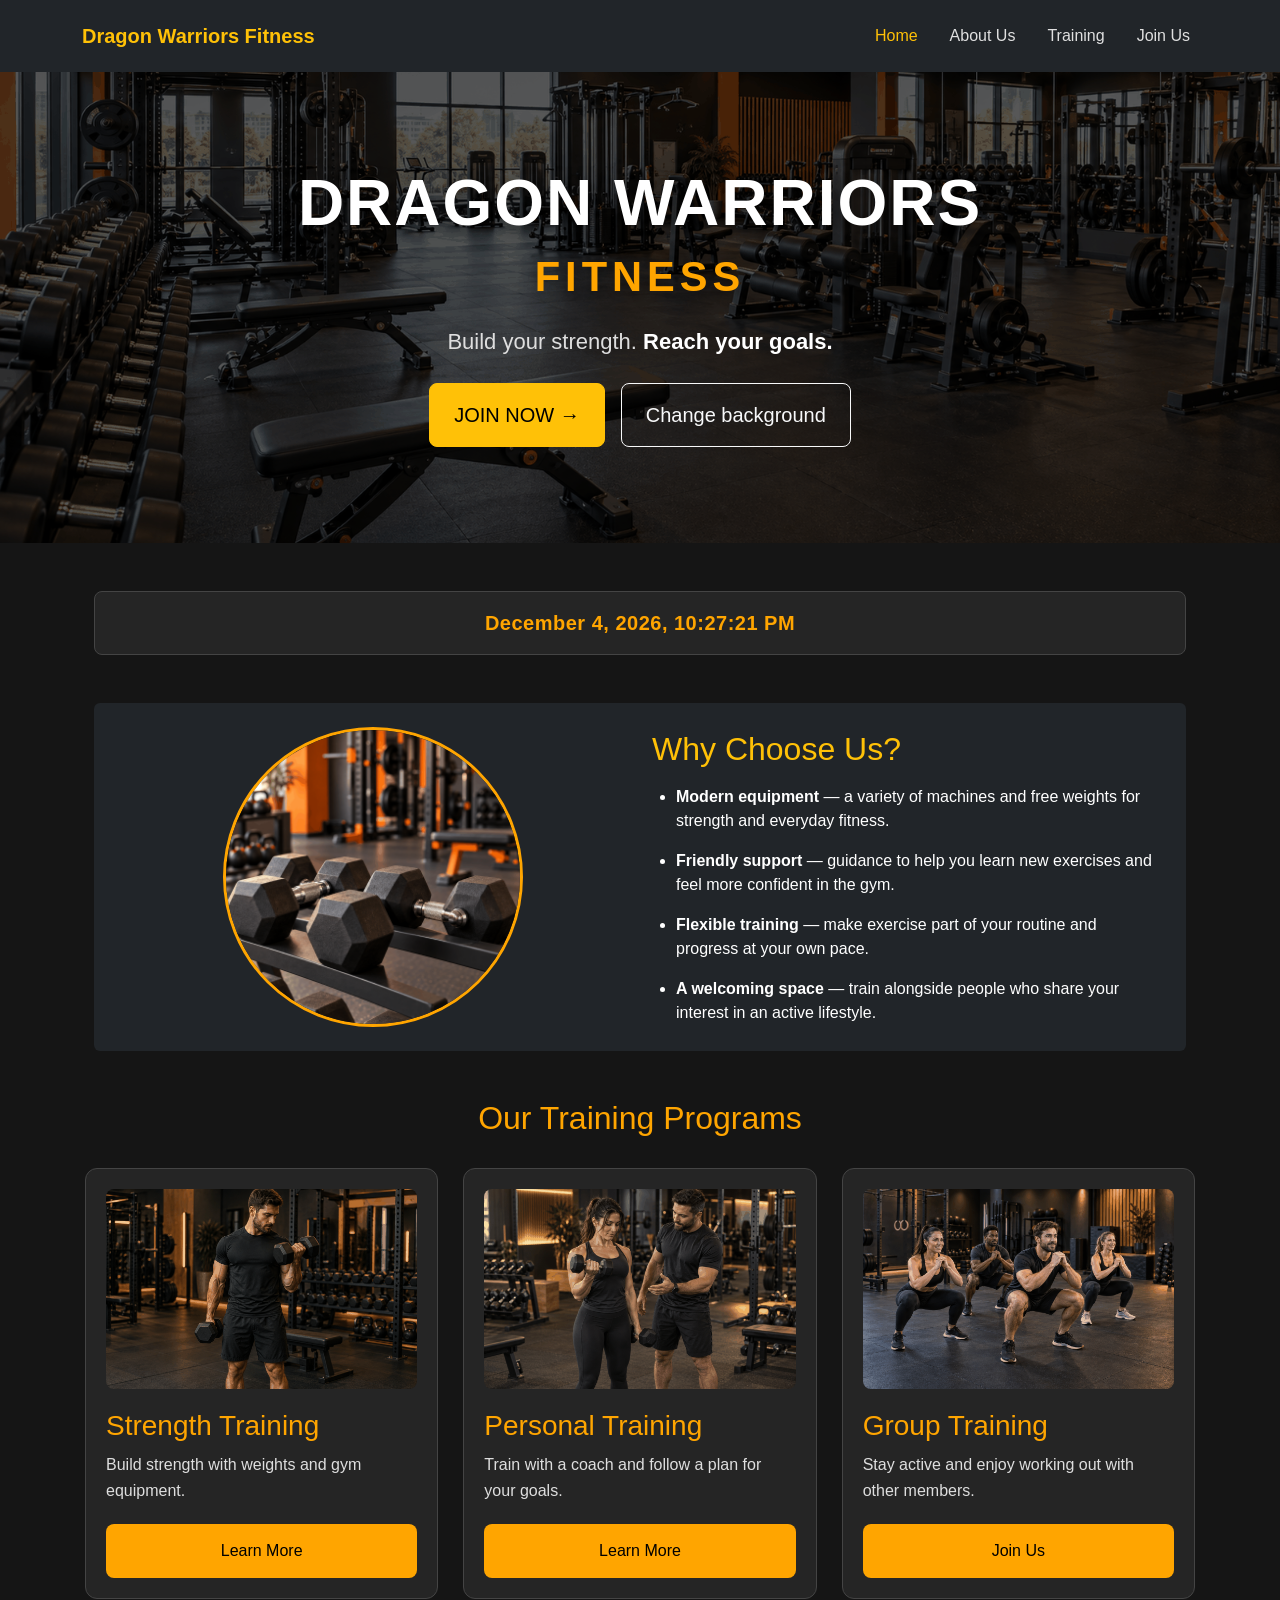
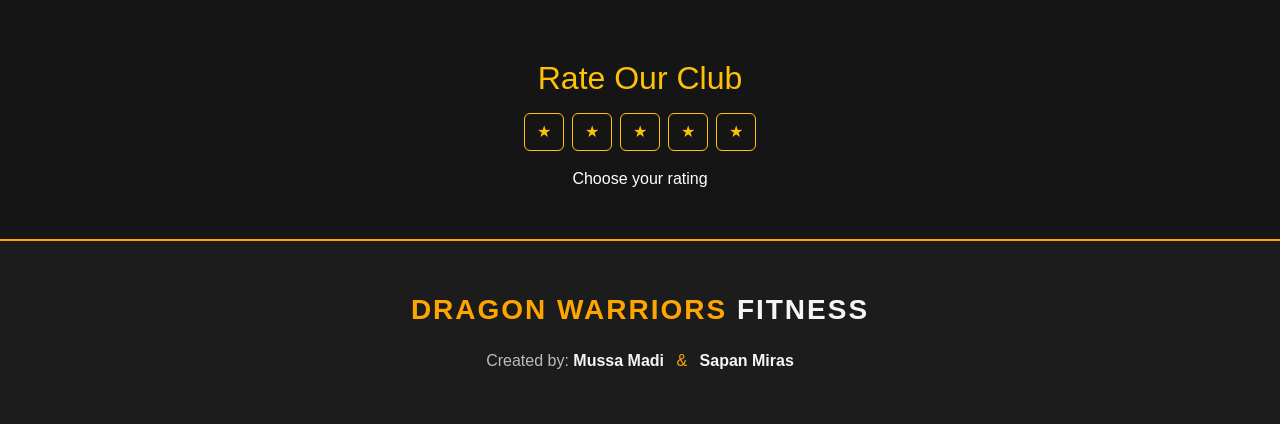
<file: index.html>
<!DOCTYPE html>
<html lang="en">

<head>
    <meta charset="UTF-8">
    <meta name="viewport" content="width=device-width, initial-scale=1.0">

    <title>Dragon Warriors Fitness | Home</title>

    <link rel="stylesheet"
          href="https://cdn.jsdelivr.net/npm/bootstrap@5.3.3/dist/css/bootstrap.min.css">
    <link rel="stylesheet" href="css/style.css">
</head>

<body class="bootstrap-page">

    <a href="#main-content"
       class="visually-hidden-focusable bg-warning text-dark d-block p-2">
        Skip to main content
    </a>

    <header>
        <nav class="navbar navbar-expand-lg navbar-dark bg-dark py-3"
             aria-label="Main navigation">
            <div class="container">

                <a class="navbar-brand text-warning fw-bold text-wrap me-2"
                   href="index.html">
                    Dragon Warriors Fitness
                </a>

                <button class="navbar-toggler"
                        type="button"
                        data-bs-toggle="collapse"
                        data-bs-target="#mainNavbar"
                        aria-controls="mainNavbar"
                        aria-expanded="false"
                        aria-label="Toggle navigation">
                    <span class="navbar-toggler-icon"></span>
                </button>

                <div class="collapse navbar-collapse" id="mainNavbar">
                    <ul class="navbar-nav ms-auto gap-lg-3">

                        <li class="nav-item">
                            <a class="nav-link active text-warning"
                               aria-current="page"
                               href="index.html">
                                Home
                            </a>
                        </li>

                        <li class="nav-item">
                            <a class="nav-link" href="about.html">
                                About Us
                            </a>
                        </li>

                        <li class="nav-item">
                            <a class="nav-link" href="training.html">
                                Training
                            </a>
                        </li>

                        <li class="nav-item">
                            <a class="nav-link" href="join.html">
                                Join Us
                            </a>
                        </li>

                    </ul>
                </div>

            </div>
        </nav>
    </header>

    <main id="main-content" tabindex="-1">

        <section class="hero py-5 px-3 mb-4 mb-lg-5">
            <div class="container py-4 py-lg-5">

                <h1 class="mb-4">
                    Dragon Warriors
                    <span class="mt-3">Fitness</span>
                </h1>

                <p class="hero-tagline mb-4">
                    Build your strength.
                    <strong>Reach your goals.</strong>
                </p>

                <div class="d-flex flex-wrap justify-content-center gap-3">
                    <a class="btn btn-warning btn-lg px-4 py-3"
                       href="join.html">
                        JOIN NOW &rarr;
                    </a>

                    <button class="btn btn-outline-light btn-lg px-4 py-3"
                            type="button"
                            id="bg-toggle">
                        Change background
                    </button>
                </div>

            </div>
        </section>

        <section class="container mb-4 mb-lg-5 px-3 px-md-4"
                 aria-label="Current date and time">
            <div class="datetime-block rounded-3 py-3 px-4 text-center">
                <time class="datetime-text" id="current-datetime"></time>
            </div>
        </section>

        <section class="container mb-4 mb-lg-5 px-3 px-md-4"
                 aria-labelledby="features-heading">

            <div class="bg-dark rounded p-3 p-md-4">
                <div class="row align-items-center g-4">

                    <div class="col-12 col-lg-6">
                        <img class="why-image img-fluid d-block mx-auto"
                            src="images/equipment.png"
                            alt="Dumbbells on a gym rack">
                    </div>

                    <div class="col-12 col-lg-6">
                        <h2 class="text-warning mb-3"
                            id="features-heading">
                            Why Choose Us?
                        </h2>

                        <ul class="ps-4 mb-0">
                            <li class="mb-3">
                                <strong>Modern equipment</strong> —
                                a variety of machines and free weights
                                for strength and everyday fitness.
                            </li>

                            <li class="mb-3">
                                <strong>Friendly support</strong> —
                                guidance to help you learn new exercises
                                and feel more confident in the gym.
                            </li>

                            <li class="mb-3">
                                <strong>Flexible training</strong> —
                                make exercise part of your routine
                                and progress at your own pace.
                            </li>

                            <li class="mb-0">
                                <strong>A welcoming space</strong> —
                                train alongside people who share your
                                interest in an active lifestyle.
                            </li>
                        </ul>
                    </div>

                </div>
            </div>

        </section>

        <section class="programs" aria-labelledby="programs-heading">
            <h2 id="programs-heading">Our Training Programs</h2>

            <div class="card-row">

                <article class="program-card">
                    <img src="images/strength.png"
                         alt="Strength training"
                         loading="lazy">

                    <h3>Strength Training</h3>

                    <p>
                        Build strength with weights and gym equipment.
                    </p>

                    <a class="join-button" href="training.html">
                        Learn More
                    </a>
                </article>

                <article class="program-card">
                    <img src="images/personal.png"
                         alt="Personal training"
                         loading="lazy">

                    <h3>Personal Training</h3>

                    <p>
                        Train with a coach and follow a plan for your goals.
                    </p>

                    <a class="join-button" href="training.html">
                        Learn More
                    </a>
                </article>

                <article class="program-card">
                    <img src="images/group.png"
                         alt="Group training"
                         loading="lazy">

                    <h3>Group Training</h3>

                    <p>
                        Stay active and enjoy working out with other members.
                    </p>

                    <a class="join-button" href="join.html">
                        Join Us
                    </a>
                </article>

            </div>
        </section>
        <section class="container text-center mb-5">
            <h2 class="text-warning mb-3">Rate Our Club</h2>

            <div id="rating-stars" class="d-flex justify-content-center gap-2">
                <button type="button" class="rating-star btn btn-outline-warning"
                        data-rating="1" aria-label="1 star" aria-pressed="false">★</button>
                <button type="button" class="rating-star btn btn-outline-warning"
                        data-rating="2" aria-label="2 stars" aria-pressed="false">★</button>
                <button type="button" class="rating-star btn btn-outline-warning"
                        data-rating="3" aria-label="3 stars" aria-pressed="false">★</button>
                <button type="button" class="rating-star btn btn-outline-warning"
                        data-rating="4" aria-label="4 stars" aria-pressed="false">★</button>
                <button type="button" class="rating-star btn btn-outline-warning"
                        data-rating="5" aria-label="5 stars" aria-pressed="false">★</button>
            </div>

            <p id="rating-message" class="mt-3" role="status">
                Choose your rating
            </p>
        </section>

    </main>

    <footer class="site-footer py-4 py-lg-5 px-3">
        <div class="container">

            <p class="footer-brand mb-3">
                Dragon Warriors <span>Fitness</span>
            </p>

            <p class="footer-authors mb-0">
                Created by:
                <strong>Mussa Madi</strong>
                <span class="footer-divider mx-2">&amp;</span>
                <strong>Sapan Miras</strong>
            </p>

        </div>
    </footer>

    <script src="https://cdn.jsdelivr.net/npm/bootstrap@5.3.3/dist/js/bootstrap.bundle.min.js"></script>
    <script src="js/background.js"></script>
    <script src="js/datetime.js"></script>
    <script src="js/keyboard.js"></script>
    <script src="js/rating.js"></script>
    
</body>

</html>
</file>
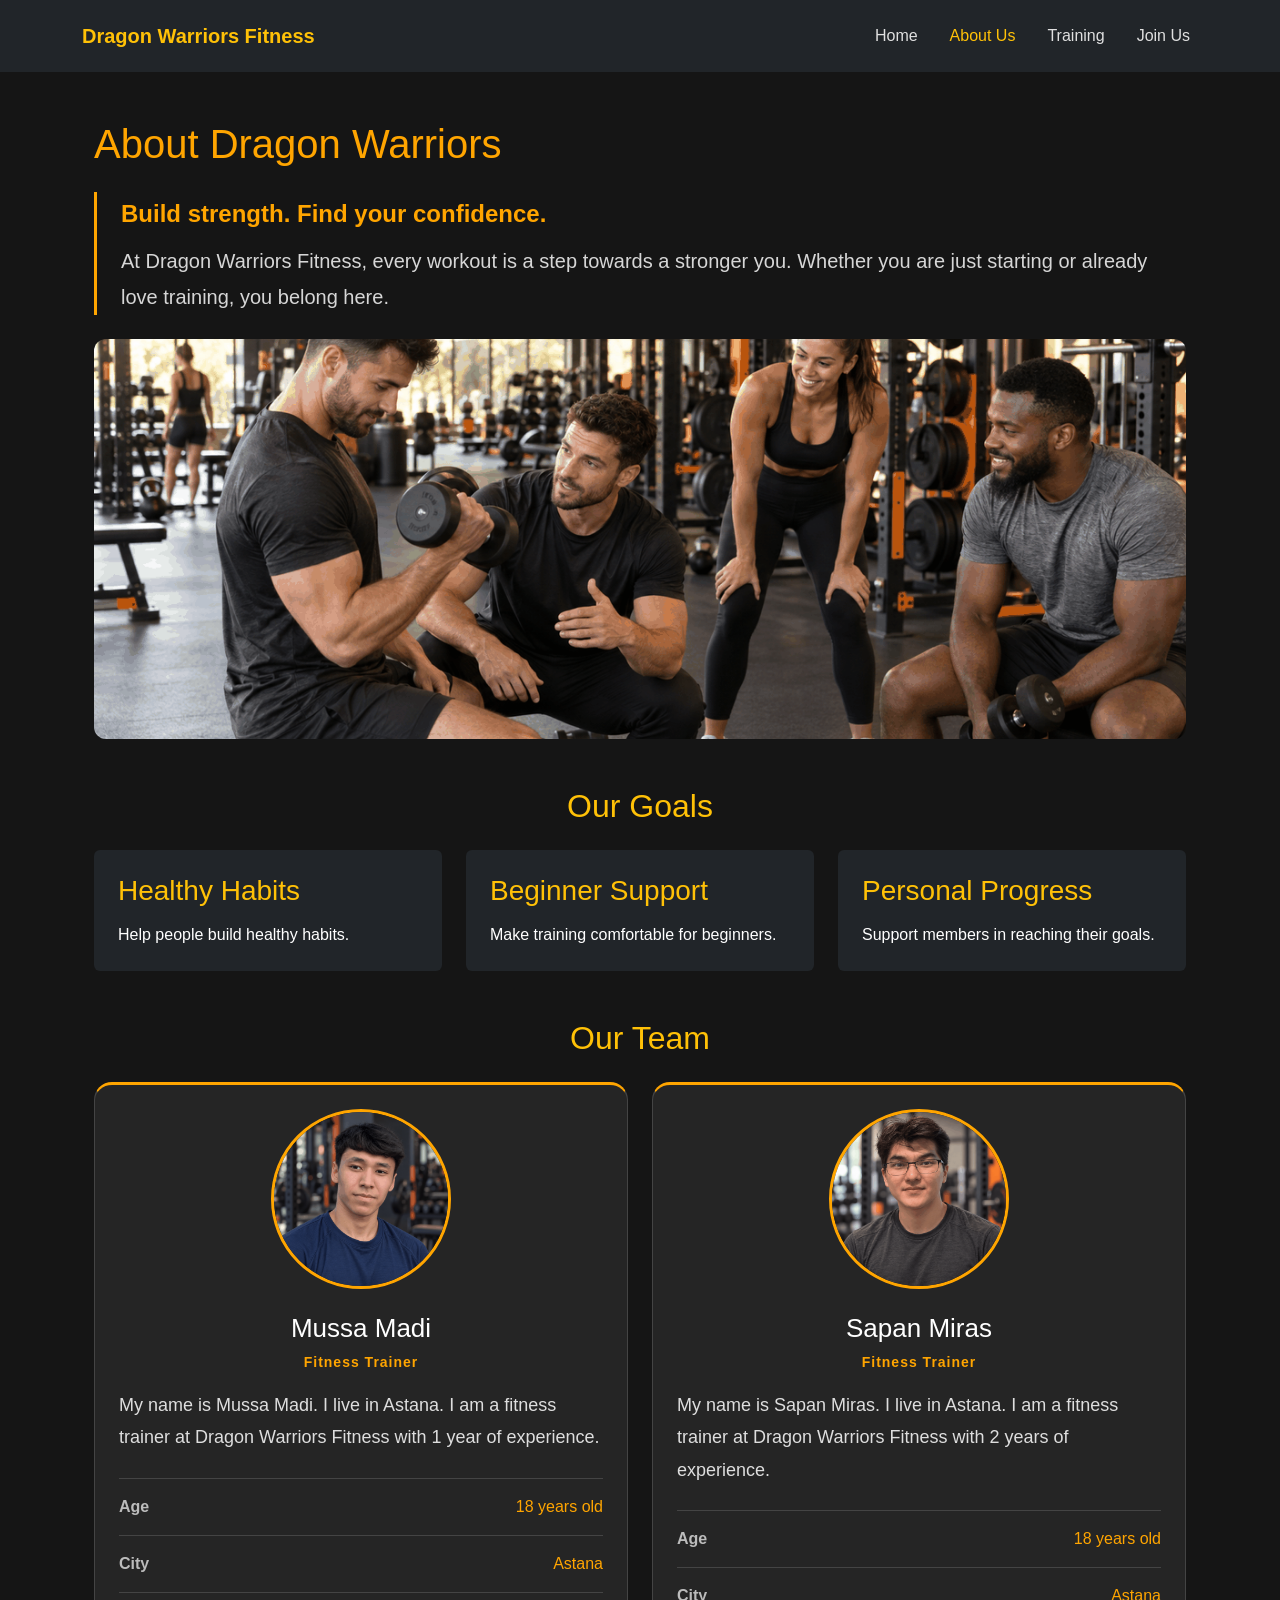
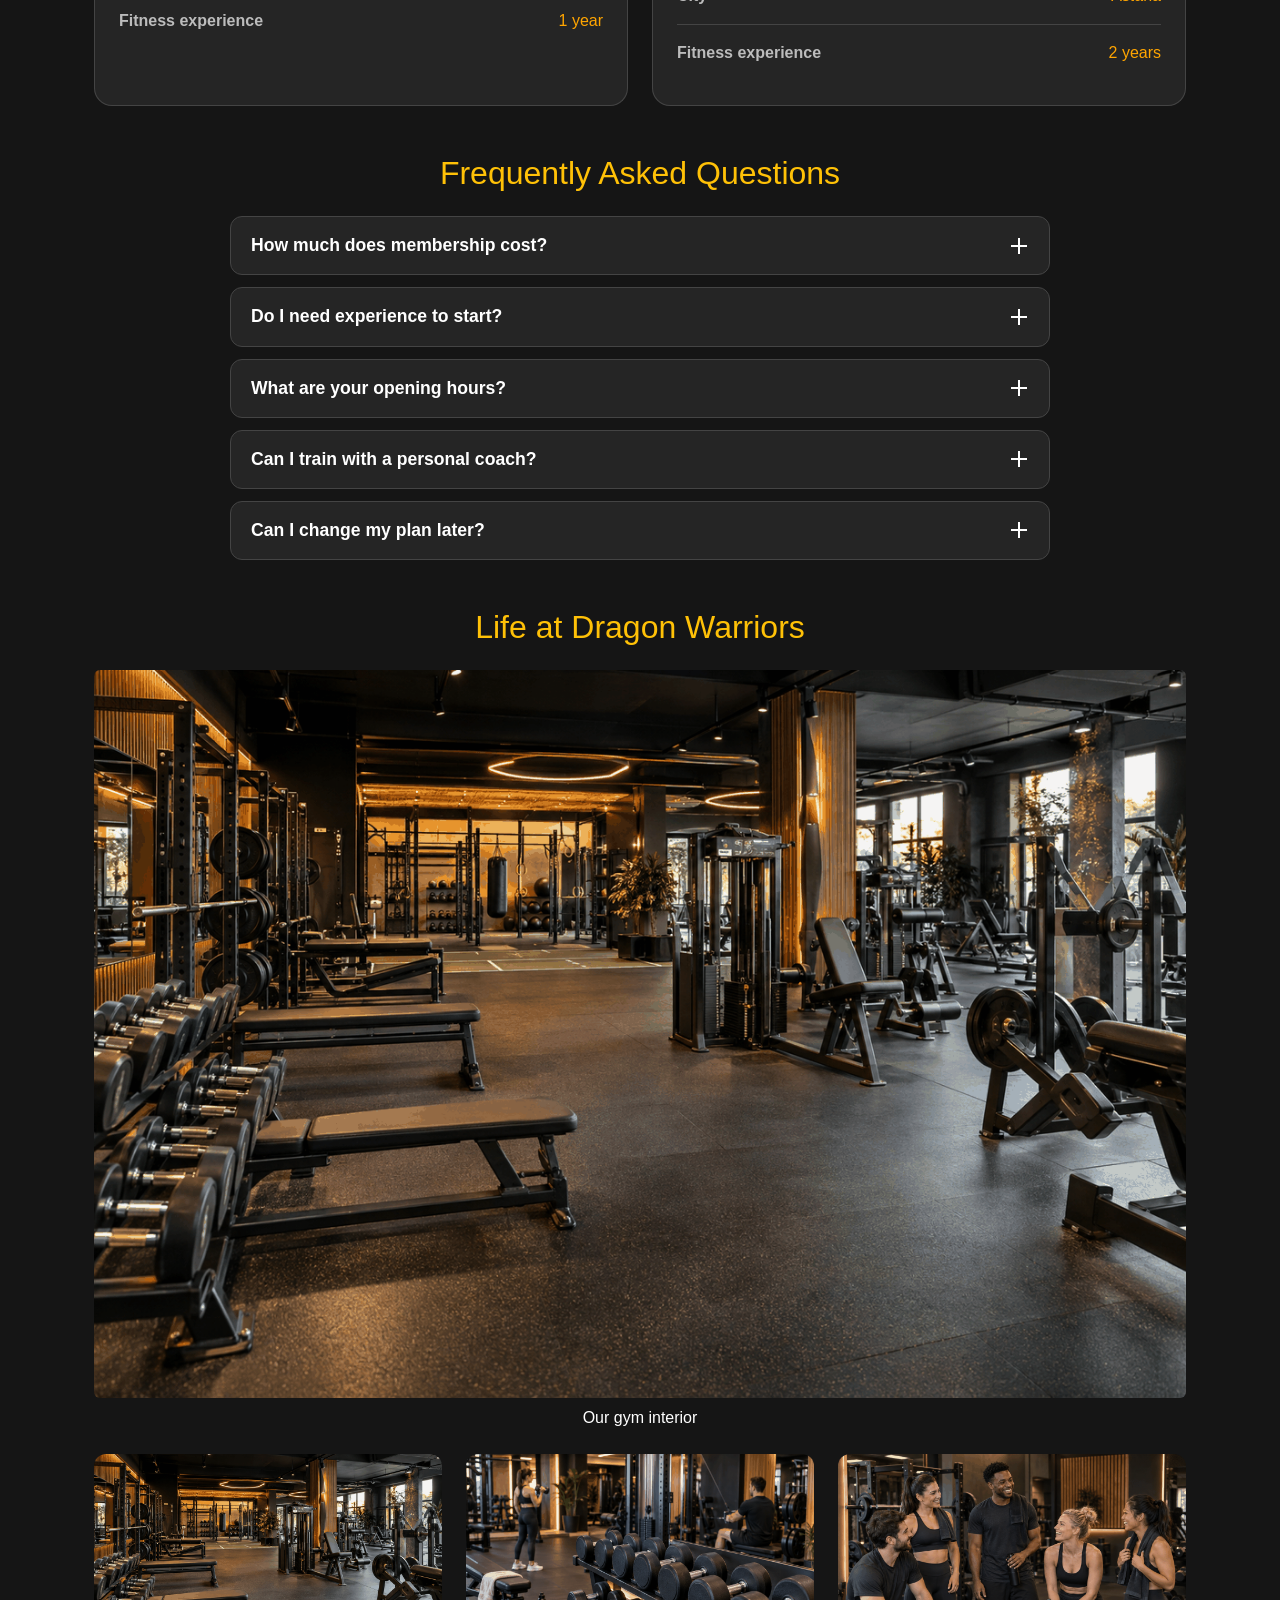
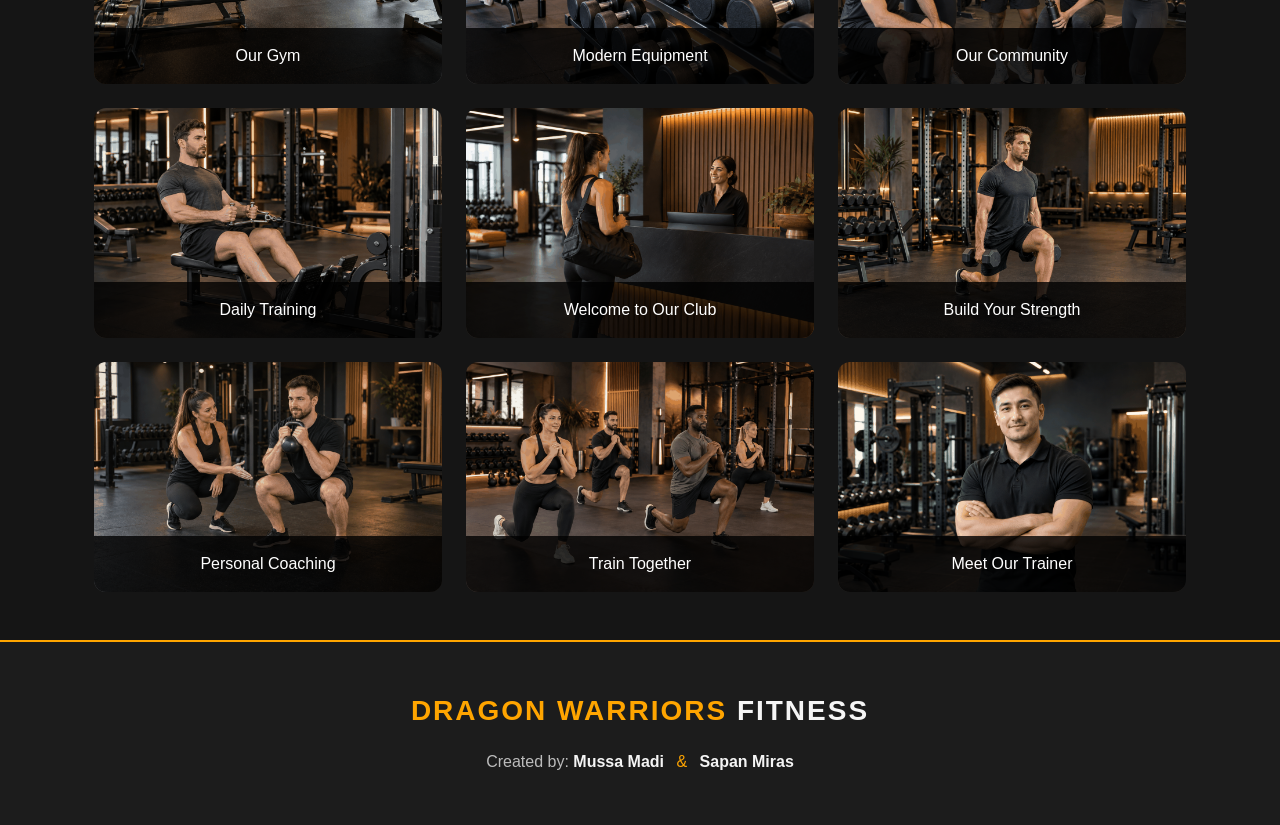
<file: about.html>
<!DOCTYPE html>
<html lang="en">

<head>
    <meta charset="UTF-8">
    <meta name="viewport" content="width=device-width, initial-scale=1.0">

    <title>Dragon Warriors Fitness | About Us</title>

    <link rel="stylesheet"
          href="https://cdn.jsdelivr.net/npm/bootstrap@5.3.3/dist/css/bootstrap.min.css">
    <link rel="stylesheet" href="css/style.css">
</head>

<body class="bootstrap-page">

    <a href="#main-content"
       class="visually-hidden-focusable bg-warning text-dark d-block p-2">
        Skip to main content
    </a>

    <header>
        <nav class="navbar navbar-expand-lg navbar-dark bg-dark py-3"
             aria-label="Main navigation">
            <div class="container">

                <a class="navbar-brand text-warning fw-bold text-wrap me-2"
                   href="index.html">
                    Dragon Warriors Fitness
                </a>

                <button class="navbar-toggler"
                        type="button"
                        data-bs-toggle="collapse"
                        data-bs-target="#mainNavbar"
                        aria-controls="mainNavbar"
                        aria-expanded="false"
                        aria-label="Toggle navigation">
                    <span class="navbar-toggler-icon"></span>
                </button>

                <div class="collapse navbar-collapse" id="mainNavbar">
                    <ul class="navbar-nav ms-auto gap-lg-3">

                        <li class="nav-item">
                            <a class="nav-link" href="index.html">
                                Home
                            </a>
                        </li>

                        <li class="nav-item">
                            <a class="nav-link active text-warning"
                               aria-current="page"
                               href="about.html">
                                About Us
                            </a>
                        </li>

                        <li class="nav-item">
                            <a class="nav-link" href="training.html">
                                Training
                            </a>
                        </li>

                        <li class="nav-item">
                            <a class="nav-link" href="join.html">
                                Join Us
                            </a>
                        </li>

                    </ul>
                </div>

            </div>
        </nav>
    </header>

    <main id="main-content" tabindex="-1">

        <section class="about-section container py-4 py-lg-5 px-3 px-md-4">
            <h1 class="mb-3">About Dragon Warriors</h1>

            <p class="about-intro my-4 ps-3 ps-md-4">
                <strong class="mb-2">
                    Build strength. Find your confidence.
                </strong>
                At Dragon Warriors Fitness, every workout is a step towards
                a stronger you. Whether you are just starting or already love
                training, you belong here.
            </p>

            <img class="gym-image img-fluid d-block mt-4 mb-0 mx-auto"
                 src="images/about-gym.png"
                 alt="Gym members training with a trainer">
        </section>

        <section class="container mb-4 mb-lg-5 px-3 px-md-4"
                 aria-labelledby="goals-heading">
            <h2 class="text-warning text-center mb-4" id="goals-heading">
                Our Goals
            </h2>

            <div class="row g-4">

                <div class="col-12 col-md-6 col-lg-4">
                    <article class="bg-dark text-white p-3 p-lg-4 rounded h-100">
                        <h3 class="text-warning mb-3">Healthy Habits</h3>
                        <p class="mb-0">
                            Help people build healthy habits.
                        </p>
                    </article>
                </div>

                <div class="col-12 col-md-6 col-lg-4">
                    <article class="bg-dark text-white p-3 p-lg-4 rounded h-100">
                        <h3 class="text-warning mb-3">Beginner Support</h3>
                        <p class="mb-0">
                            Make training comfortable for beginners.
                        </p>
                    </article>
                </div>

                <div class="col-12 col-md-6 col-lg-4">
                    <article class="bg-dark text-white p-3 p-lg-4 rounded h-100">
                        <h3 class="text-warning mb-3">Personal Progress</h3>
                        <p class="mb-0">
                            Support members in reaching their goals.
                        </p>
                    </article>
                </div>

            </div>
        </section>

        <section class="container mb-4 mb-lg-5 px-3 px-md-4"
                aria-labelledby="team-heading">
            <h2 class="text-warning text-center mb-4" id="team-heading">
                Our Team
            </h2>

            <div class="row g-4" id="team-list"></div>
        </section>

        <section class="container mb-4 mb-lg-5 px-3 px-md-4"
                 aria-labelledby="faq-heading">
            <h2 class="text-warning text-center mb-4" id="faq-heading">
                Frequently Asked Questions
            </h2>

            <div class="faq-list mx-auto">

                <div class="faq-item">
                    <h3 class="faq-heading">
                        <button class="faq-question"
                                type="button"
                                id="faq-q1"
                                aria-expanded="false"
                                aria-controls="faq-a1">
                            <span>How much does membership cost?</span>
                            <span class="faq-icon" aria-hidden="true"></span>
                        </button>
                    </h3>
                    <div class="faq-answer"
                         id="faq-a1"
                         role="region"
                         aria-labelledby="faq-q1">
                        <p class="faq-answer-text text-soft">Plans start at 7,000 ₸ per month for Basic. Premium is 12,000 ₸ and Elite is 20,000 ₸ per month.</p>
                    </div>
                </div>

                <div class="faq-item">
                    <h3 class="faq-heading">
                        <button class="faq-question"
                                type="button"
                                id="faq-q2"
                                aria-expanded="false"
                                aria-controls="faq-a2">
                            <span>Do I need experience to start?</span>
                            <span class="faq-icon" aria-hidden="true"></span>
                        </button>
                    </h3>
                    <div class="faq-answer"
                         id="faq-a2"
                         role="region"
                         aria-labelledby="faq-q2">
                        <p class="faq-answer-text text-soft">No. Our trainers help beginners learn the movements, and every plan includes a free introduction session.</p>
                    </div>
                </div>

                <div class="faq-item">
                    <h3 class="faq-heading">
                        <button class="faq-question"
                                type="button"
                                id="faq-q3"
                                aria-expanded="false"
                                aria-controls="faq-a3">
                            <span>What are your opening hours?</span>
                            <span class="faq-icon" aria-hidden="true"></span>
                        </button>
                    </h3>
                    <div class="faq-answer"
                         id="faq-a3"
                         role="region"
                         aria-labelledby="faq-q3">
                        <p class="faq-answer-text text-soft">We are open Monday to Friday from 07:00 to 23:00, on Saturday from 09:00 to 21:00, and on Sunday from 10:00 to 18:00.</p>
                    </div>
                </div>

                <div class="faq-item">
                    <h3 class="faq-heading">
                        <button class="faq-question"
                                type="button"
                                id="faq-q4"
                                aria-expanded="false"
                                aria-controls="faq-a4">
                            <span>Can I train with a personal coach?</span>
                            <span class="faq-icon" aria-hidden="true"></span>
                        </button>
                    </h3>
                    <div class="faq-answer"
                         id="faq-a4"
                         role="region"
                         aria-labelledby="faq-q4">
                        <p class="faq-answer-text text-soft">Yes. Premium includes one personal training session per month, and Elite includes weekly personal training.</p>
                    </div>
                </div>

                <div class="faq-item">
                    <h3 class="faq-heading">
                        <button class="faq-question"
                                type="button"
                                id="faq-q5"
                                aria-expanded="false"
                                aria-controls="faq-a5">
                            <span>Can I change my plan later?</span>
                            <span class="faq-icon" aria-hidden="true"></span>
                        </button>
                    </h3>
                    <div class="faq-answer"
                         id="faq-a5"
                         role="region"
                         aria-labelledby="faq-q5">
                        <p class="faq-answer-text text-soft">Yes. You can start with Basic and upgrade to a higher plan at any time.</p>
                    </div>
                </div>

            </div>
        </section>

        <section class="container mb-4 mb-lg-5 px-3 px-md-4"
                 aria-labelledby="gallery-heading">
            <h2 class="text-warning text-center mb-4" id="gallery-heading">
                Life at Dragon Warriors
            </h2>

            <div class="text-center mb-4">
                <img id="main-photo"
                    src="images/gallery1.png"
                    alt="Our gym interior"
                    class="img-fluid rounded">

                <p id="photo-caption" class="mt-2">
                    Our gym interior
                </p>
            </div>

            <div class="row g-4">

                <div class="col-12 col-sm-6 col-lg-4">
                    <figure class="gallery-item mb-0">
                        <img class="gallery-photo"
                             src="images/gallery1.png"
                             alt="Our gym interior"
                             loading="lazy">
                        <figcaption class="p-3">Our Gym</figcaption>
                    </figure>
                </div>

                <div class="col-12 col-sm-6 col-lg-4">
                    <figure class="gallery-item mb-0">
                        <img class="gallery-photo"
                             src="images/gallery2.png"
                             alt="Modern gym equipment"
                             loading="lazy">
                        <figcaption class="p-3">Modern Equipment</figcaption>
                    </figure>
                </div>

                <div class="col-12 col-sm-6 col-lg-4">
                    <figure class="gallery-item mb-0">
                        <img class="gallery-photo"
                             src="images/gallery3.png"
                             alt="Our gym community"
                             loading="lazy">
                        <figcaption class="p-3">Our Community</figcaption>
                    </figure>
                </div>

                <div class="col-12 col-sm-6 col-lg-4">
                    <figure class="gallery-item mb-0">
                        <img class="gallery-photo"
                             src="images/gallery4.png"
                             alt="Daily training"
                             loading="lazy">
                        <figcaption class="p-3">Daily Training</figcaption>
                    </figure>
                </div>

                <div class="col-12 col-sm-6 col-lg-4">
                    <figure class="gallery-item mb-0">
                        <img class="gallery-photo"
                             src="images/gallery5.png"
                             alt="Gym reception"
                             loading="lazy">
                        <figcaption class="p-3">Welcome to Our Club</figcaption>
                    </figure>
                </div>

                <div class="col-12 col-sm-6 col-lg-4">
                    <figure class="gallery-item mb-0">
                        <img class="gallery-photo"
                             src="images/gallery6.png"
                             alt="Strength workout"
                             loading="lazy">
                        <figcaption class="p-3">Build Your Strength</figcaption>
                    </figure>
                </div>

                <div class="col-12 col-sm-6 col-lg-4">
                    <figure class="gallery-item mb-0">
                        <img class="gallery-photo"
                             src="images/gallery7.png"
                             alt="Personal coaching"
                             loading="lazy">
                        <figcaption class="p-3">Personal Coaching</figcaption>
                    </figure>
                </div>

                <div class="col-12 col-sm-6 col-lg-4">
                    <figure class="gallery-item mb-0">
                        <img class="gallery-photo"
                             src="images/gallery8.png"
                             alt="Group workout"
                             loading="lazy">
                        <figcaption class="p-3">Train Together</figcaption>
                    </figure>
                </div>

                <div class="col-12 col-sm-6 col-lg-4">
                    <figure class="gallery-item mb-0">
                        <img class="gallery-photo"
                             src="images/gallery9.png"
                             alt="Fitness trainer"
                             loading="lazy">
                        <figcaption class="p-3">Meet Our Trainer</figcaption>
                    </figure>
                </div>

            </div>
        </section>

    </main>

    <footer class="site-footer py-4 py-lg-5 px-3">
        <div class="container">

            <p class="footer-brand mb-3">
                Dragon Warriors <span>Fitness</span>
            </p>

            <p class="footer-authors mb-0">
                Created by:
                <strong>Mussa Madi</strong>
                <span class="footer-divider mx-2">&amp;</span>
                <strong>Sapan Miras</strong>
            </p>

        </div>
    </footer>

    <script src="https://cdn.jsdelivr.net/npm/bootstrap@5.3.3/dist/js/bootstrap.bundle.min.js"></script>
    <script src="js/accordion.js"></script>
    <script src="js/gallery.js"></script>
    <script src="js/keyboard.js"></script>
    <script src="js/team.js"></script>

</body>

</html>
</file>
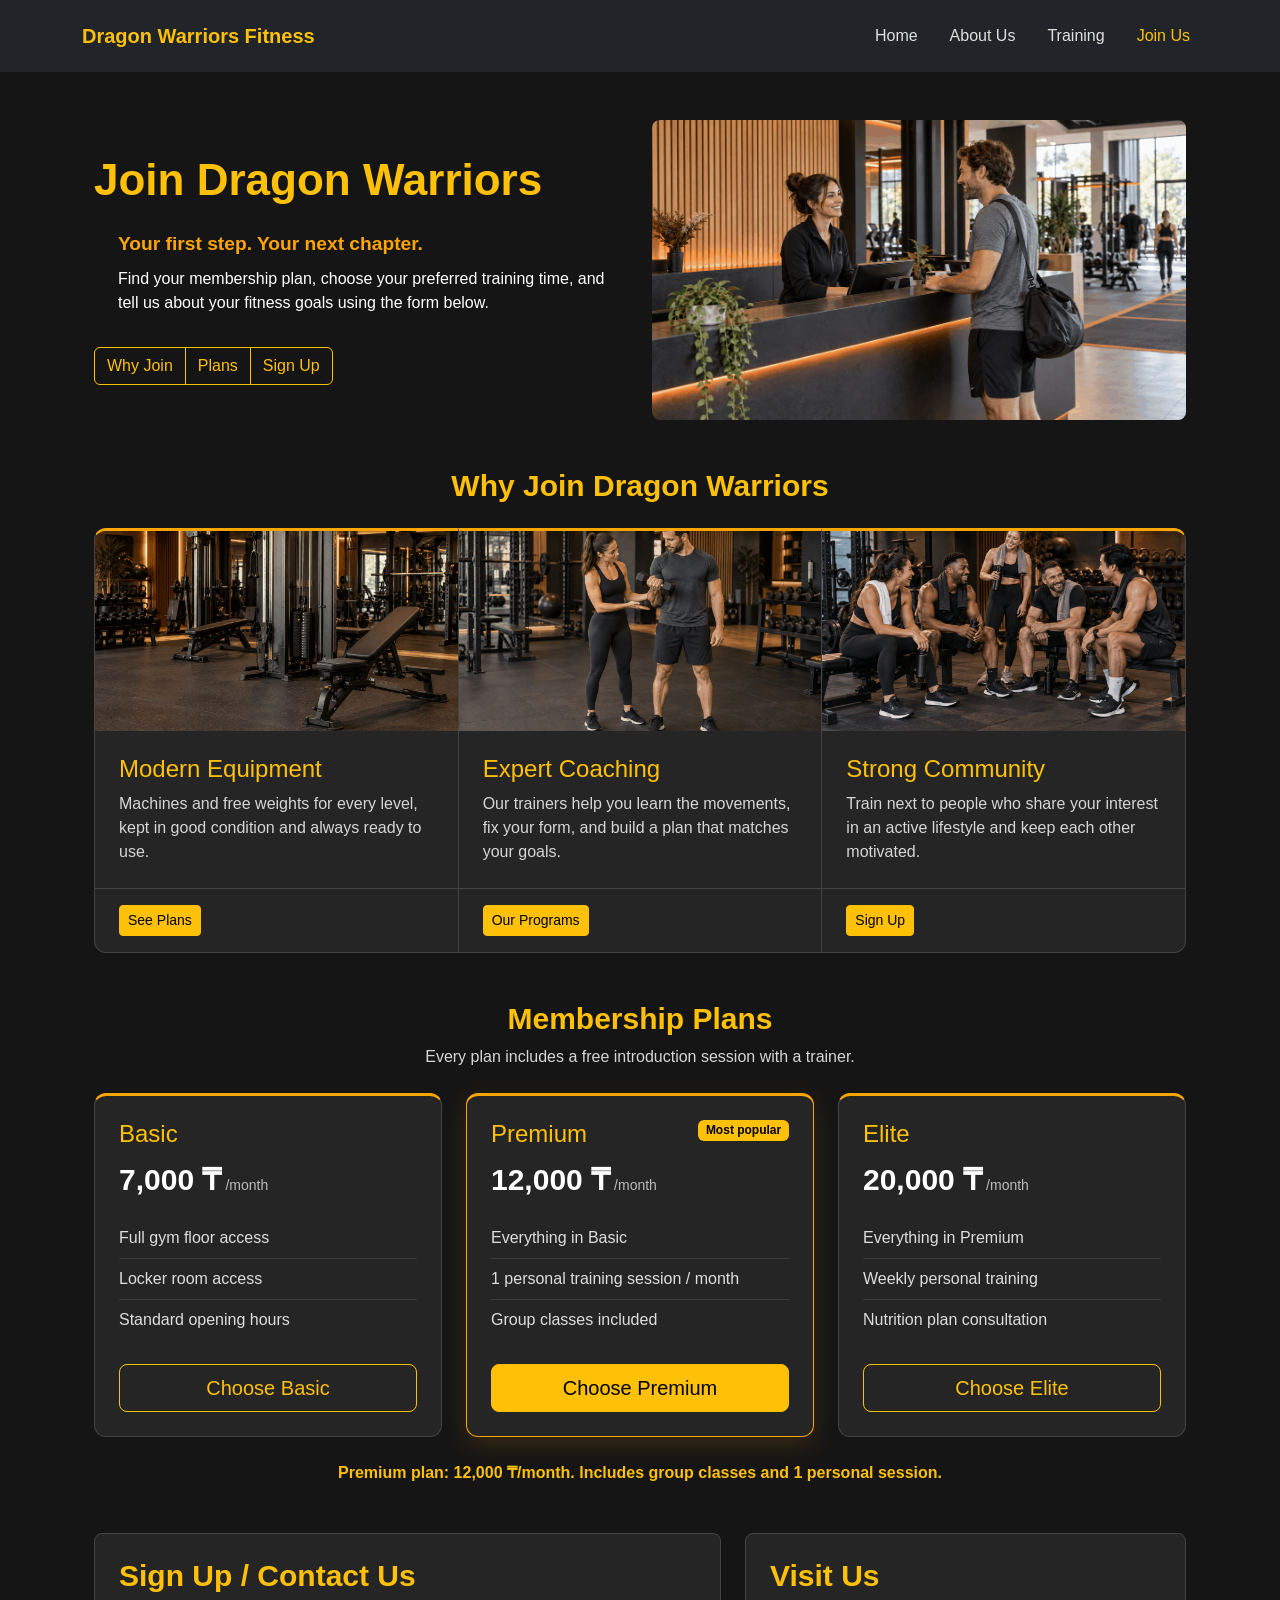
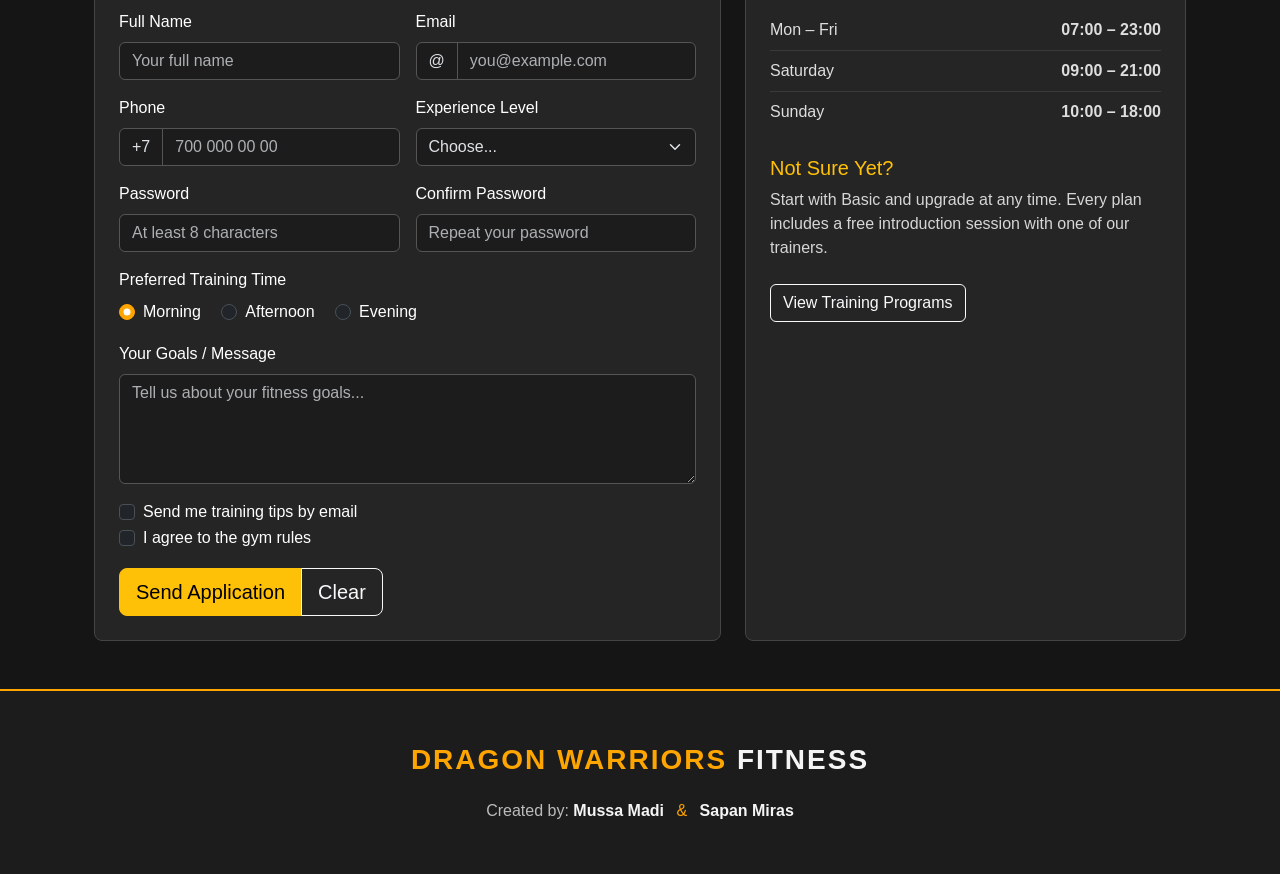
<file: join.html>
<!DOCTYPE html>
<html lang="en" data-bs-theme="dark">

<head>
    <meta charset="UTF-8">
    <meta name="viewport" content="width=device-width, initial-scale=1.0">

    <title>Dragon Warriors Fitness | Join Us</title>

    <link rel="stylesheet"
          href="https://cdn.jsdelivr.net/npm/bootstrap@5.3.3/dist/css/bootstrap.min.css">
    <link rel="stylesheet" href="css/style.css">
</head>

<body class="bootstrap-page">

    <a href="#main-content"
       class="visually-hidden-focusable bg-warning text-dark d-block p-2">
        Skip to main content
    </a>

    <header>
        <nav class="navbar navbar-expand-lg navbar-dark bg-dark py-3"
             aria-label="Main navigation">
            <div class="container">

                <a class="navbar-brand text-warning fw-bold text-wrap me-2"
                   href="index.html">
                    Dragon Warriors Fitness
                </a>

                <button class="navbar-toggler"
                        type="button"
                        data-bs-toggle="collapse"
                        data-bs-target="#mainNavbar"
                        aria-controls="mainNavbar"
                        aria-expanded="false"
                        aria-label="Toggle navigation">
                    <span class="navbar-toggler-icon"></span>
                </button>

                <div class="collapse navbar-collapse" id="mainNavbar">
                    <ul class="navbar-nav ms-auto gap-lg-3">

                        <li class="nav-item">
                            <a class="nav-link" href="index.html">
                                Home
                            </a>
                        </li>

                        <li class="nav-item">
                            <a class="nav-link" href="about.html">
                                About Us
                            </a>
                        </li>

                        <li class="nav-item">
                            <a class="nav-link" href="training.html">
                                Training
                            </a>
                        </li>

                        <li class="nav-item">
                            <a class="nav-link active text-warning"
                               aria-current="page"
                               href="join.html">
                                Join Us
                            </a>
                        </li>

                    </ul>
                </div>

            </div>
        </nav>
    </header>

    <main id="main-content" tabindex="-1">

        <section class="container py-4 py-lg-5 px-3 px-md-4"
                 aria-labelledby="join-heading">
            <div class="row align-items-center g-4">

                <div class="col-12 col-lg-6">
                    <h1 class="page-title text-warning mb-3" id="join-heading">
                        Join Dragon Warriors
                    </h1>

                    <p class="about-intro my-4 ps-3 ps-md-4">
                        <strong class="mb-2">
                            Your first step. Your next chapter.
                        </strong>
                        Find your membership plan, choose your preferred
                        training time, and tell us about your fitness goals
                        using the form below.
                    </p>

                    <div class="btn-group flex-wrap mt-2" role="group"
                         aria-label="Jump to a section">
                        <a class="btn btn-outline-warning" href="#why-join">Why Join</a>
                        <a class="btn btn-outline-warning" href="#plans-section">Plans</a>
                        <a class="btn btn-outline-warning" href="#signup">Sign Up</a>
                    </div>
                </div>

                <div class="col-12 col-lg-6">
                    <img class="intro-image img-fluid rounded-3 d-block mx-auto"
                         src="images/reception.png"
                         alt="A new member being welcomed at the gym reception">
                </div>

            </div>
        </section>

        <section class="container mb-4 mb-lg-5 px-3 px-md-4"
                 id="why-join"
                 aria-labelledby="why-heading">
            <h2 class="section-title text-warning text-center mb-4"
                id="why-heading">
                Why Join Dragon Warriors
            </h2>

            <div class="card-group dw-card-group">

                <article class="card dw-card">
                    <img class="card-img-top dw-card-img"
                         src="images/join-equipment.png"
                         alt="Modern gym equipment"
                         loading="lazy">
                    <div class="card-body p-3 p-lg-4">
                        <h3 class="card-title h4 text-warning mb-2">Modern Equipment</h3>
                        <p class="card-text text-soft mb-0">
                            Machines and free weights for every level, kept in
                            good condition and always ready to use.
                        </p>
                    </div>
                    <div class="card-footer bg-transparent px-3 px-lg-4 py-3">
                        <a class="btn btn-warning btn-sm" href="#plans-section">See Plans</a>
                    </div>
                </article>

                <article class="card dw-card">
                    <img class="card-img-top dw-card-img"
                         src="images/join-coaching.png"
                         alt="A trainer helping a gym member"
                         loading="lazy">
                    <div class="card-body p-3 p-lg-4">
                        <h3 class="card-title h4 text-warning mb-2">Expert Coaching</h3>
                        <p class="card-text text-soft mb-0">
                            Our trainers help you learn the movements, fix your
                            form, and build a plan that matches your goals.
                        </p>
                    </div>
                    <div class="card-footer bg-transparent px-3 px-lg-4 py-3">
                        <a class="btn btn-warning btn-sm" href="training.html">Our Programs</a>
                    </div>
                </article>

                <article class="card dw-card">
                    <img class="card-img-top dw-card-img"
                         src="images/join-community.png"
                         alt="Gym members relaxing together"
                         loading="lazy">
                    <div class="card-body p-3 p-lg-4">
                        <h3 class="card-title h4 text-warning mb-2">Strong Community</h3>
                        <p class="card-text text-soft mb-0">
                            Train next to people who share your interest in an
                            active lifestyle and keep each other motivated.
                        </p>
                    </div>
                    <div class="card-footer bg-transparent px-3 px-lg-4 py-3">
                        <a class="btn btn-warning btn-sm" href="#signup">Sign Up</a>
                    </div>
                </article>

            </div>
        </section>

        <section class="container mb-4 mb-lg-5 px-3 px-md-4"
                 id="plans-section"
                 aria-labelledby="plans-heading">
            <h2 class="section-title text-warning text-center mb-2"
                id="plans-heading">
                Membership Plans
            </h2>
            <p class="text-soft text-center mb-4">
                Every plan includes a free introduction session with a trainer.
            </p>

            <div class="row g-4 justify-content-center">

                <div class="col-12 col-md-6 col-lg-4">
                    <div class="card dw-card dw-plan h-100">
                        <div class="card-body d-flex flex-column p-4">
                            <h3 class="card-title h4 text-warning mb-2">Basic</h3>
                            <p class="plan-price mb-3">
                                7,000 ₸<span class="ms-1">/month</span>
                            </p>
                            <ul class="list-group list-group-flush mb-4">
                                <li class="list-group-item bg-transparent px-0">Full gym floor access</li>
                                <li class="list-group-item bg-transparent px-0">Locker room access</li>
                                <li class="list-group-item bg-transparent px-0">Standard opening hours</li>
                            </ul>

                            <input type="radio" class="btn-check" name="plan"
                                   id="plan-basic" value="basic"
                                   form="signup-form" autocomplete="off" required>
                            <label class="btn btn-outline-warning btn-lg w-100 mt-auto"
                                   for="plan-basic">
                                Choose Basic
                            </label>
                        </div>
                    </div>
                </div>

                <div class="col-12 col-md-6 col-lg-4">
                    <div class="card dw-card dw-plan dw-plan-featured h-100">
                        <div class="card-body d-flex flex-column p-4">
                            <div class="d-flex justify-content-between align-items-start mb-2">
                                <h3 class="card-title h4 text-warning mb-0">Premium</h3>
                                <span class="badge text-bg-warning">Most popular</span>
                            </div>
                            <p class="plan-price mb-3">
                                12,000 ₸<span class="ms-1">/month</span>
                            </p>
                            <ul class="list-group list-group-flush mb-4">
                                <li class="list-group-item bg-transparent px-0">Everything in Basic</li>
                                <li class="list-group-item bg-transparent px-0">1 personal training session / month</li>
                                <li class="list-group-item bg-transparent px-0">Group classes included</li>
                            </ul>

                            <input type="radio" class="btn-check" name="plan"
                                   id="plan-premium" value="premium"
                                   form="signup-form" autocomplete="off" checked>
                            <label class="btn btn-outline-warning btn-lg w-100 mt-auto"
                                   for="plan-premium">
                                Choose Premium
                            </label>
                        </div>
                    </div>
                </div>

                <div class="col-12 col-md-6 col-lg-4">
                    <div class="card dw-card dw-plan h-100">
                        <div class="card-body d-flex flex-column p-4">
                            <h3 class="card-title h4 text-warning mb-2">Elite</h3>
                            <p class="plan-price mb-3">
                                20,000 ₸<span class="ms-1">/month</span>
                            </p>
                            <ul class="list-group list-group-flush mb-4">
                                <li class="list-group-item bg-transparent px-0">Everything in Premium</li>
                                <li class="list-group-item bg-transparent px-0">Weekly personal training</li>
                                <li class="list-group-item bg-transparent px-0">Nutrition plan consultation</li>
                            </ul>

                            <input type="radio" class="btn-check" name="plan"
                                   id="plan-elite" value="elite"
                                   form="signup-form" autocomplete="off">
                            <label class="btn btn-outline-warning btn-lg w-100 mt-auto"
                                   for="plan-elite">
                                Choose Elite
                            </label>
                        </div>
                    </div>
                </div>

            </div>

            <p class="text-center text-warning fw-semibold mt-4 mb-0"
               id="plan-summary" aria-live="polite"></p>
        </section>

        <section class="container mb-4 mb-lg-5 px-3 px-md-4"
                 id="signup"
                 aria-labelledby="form-heading">
            <div class="row g-4">

                <div class="col-12 col-lg-7">
                    <div class="dw-panel rounded-3 p-3 p-md-4">
                        <h2 class="section-title text-warning mb-3" id="form-heading">
                            Sign Up / Contact Us
                        </h2>

                        <div class="alert alert-success d-none" id="form-success"
                             role="alert">
                            Application sent. A trainer will contact you within one day.
                        </div>

                        <div class="alert alert-danger d-none" id="form-error"
                             role="alert">
                            Could not send the application. Check your connection and try again.
                        </div>

                        <form id="signup-form" class="row g-3 needs-validation"
                              action="#" method="post" novalidate>

                            <div class="col-12 col-md-6">
                                <label for="fullname" class="form-label">Full Name</label>
                                <input type="text" class="form-control" id="fullname"
                                       name="fullname" placeholder="Your full name"
                                       autocomplete="name" required>
                                <div class="invalid-feedback">Please enter your name.</div>
                            </div>

                            <div class="col-12 col-md-6">
                                <label for="email" class="form-label">Email</label>
                                <div class="input-group has-validation">
                                    <span class="input-group-text" id="email-addon">@</span>
                                    <input type="email" class="form-control" id="email"
                                           name="email" placeholder="you@example.com"
                                           autocomplete="email"
                                           aria-describedby="email-addon" required>
                                    <div class="invalid-feedback">Please enter a valid email.</div>
                                </div>
                            </div>

                            <div class="col-12 col-md-6">
                                <label for="phone" class="form-label">Phone</label>
                                <div class="input-group">
                                    <span class="input-group-text" id="phone-addon">+7</span>
                                    <input type="tel" class="form-control" id="phone"
                                           name="phone" placeholder="700 000 00 00"
                                           autocomplete="tel-national"
                                           aria-describedby="phone-addon">
                                </div>
                            </div>

                            <div class="col-12 col-md-6">
                                <label for="level" class="form-label">Experience Level</label>
                                <select class="form-select" id="level" name="level" required>
                                    <option value="" selected disabled>Choose...</option>
                                    <option value="beginner">Beginner</option>
                                    <option value="intermediate">Intermediate</option>
                                    <option value="advanced">Advanced</option>
                                </select>
                                <div class="invalid-feedback">Please choose your level.</div>
                            </div>

                            <div class="col-12 col-md-6">
                                <label for="password" class="form-label">Password</label>
                                <input type="password" class="form-control" id="password"
                                       name="password" placeholder="At least 8 characters"
                                       autocomplete="new-password" minlength="8" required>
                                <div class="invalid-feedback">Please enter a password.</div>
                            </div>

                            <div class="col-12 col-md-6">
                                <label for="confirm-password" class="form-label">Confirm Password</label>
                                <input type="password" class="form-control" id="confirm-password"
                                       name="confirm-password" placeholder="Repeat your password"
                                       autocomplete="new-password" required>
                                <div class="invalid-feedback">Please confirm your password.</div>
                            </div>

                            <fieldset class="col-12">
                                <legend class="form-label fs-6 mb-2">Preferred Training Time</legend>

                                <div class="form-check form-check-inline">
                                    <input class="form-check-input" type="radio" name="time"
                                           id="time-morning" value="morning" checked>
                                    <label class="form-check-label" for="time-morning">Morning</label>
                                </div>
                                <div class="form-check form-check-inline">
                                    <input class="form-check-input" type="radio" name="time"
                                           id="time-day" value="day">
                                    <label class="form-check-label" for="time-day">Afternoon</label>
                                </div>
                                <div class="form-check form-check-inline">
                                    <input class="form-check-input" type="radio" name="time"
                                           id="time-evening" value="evening">
                                    <label class="form-check-label" for="time-evening">Evening</label>
                                </div>
                            </fieldset>

                            <div class="col-12">
                                <label for="message" class="form-label">Your Goals / Message</label>
                                <textarea class="form-control" id="message" name="message"
                                          rows="4"
                                          placeholder="Tell us about your fitness goals..."></textarea>
                            </div>

                            <div class="col-12">
                                <div class="form-check">
                                    <input class="form-check-input" type="checkbox"
                                           id="newsletter" name="newsletter">
                                    <label class="form-check-label" for="newsletter">
                                        Send me training tips by email
                                    </label>
                                </div>
                                <div class="form-check">
                                    <input class="form-check-input" type="checkbox"
                                           id="rules" name="rules" required>
                                    <label class="form-check-label" for="rules">
                                        I agree to the gym rules
                                    </label>
                                    <div class="invalid-feedback">You must agree before sending.</div>
                                </div>
                            </div>

                            <div class="col-12">
                                <div class="btn-group" role="group" aria-label="Form actions">
                                    <button type="submit" class="btn btn-warning btn-lg">
                                        Send Application
                                    </button>
                                    <button type="reset" class="btn btn-outline-light btn-lg">
                                        Clear
                                    </button>
                                </div>
                            </div>

                        </form>
                    </div>
                </div>

                <aside class="col-12 col-lg-5" aria-labelledby="visit-heading">
                    <div class="dw-panel rounded-3 h-100 p-3 p-md-4">
                        <h2 class="section-title text-warning mb-3" id="visit-heading">
                            Visit Us
                        </h2>

                        <ul class="list-group list-group-flush mb-4">
                            <li class="list-group-item bg-transparent px-0 d-flex justify-content-between">
                                <span>Mon – Fri</span><strong>07:00 – 23:00</strong>
                            </li>
                            <li class="list-group-item bg-transparent px-0 d-flex justify-content-between">
                                <span>Saturday</span><strong>09:00 – 21:00</strong>
                            </li>
                            <li class="list-group-item bg-transparent px-0 d-flex justify-content-between">
                                <span>Sunday</span><strong>10:00 – 18:00</strong>
                            </li>
                        </ul>

                        <h3 class="h5 text-warning mb-2">Not Sure Yet?</h3>
                        <p class="text-soft mb-4">
                            Start with Basic and upgrade at any time. Every plan
                            includes a free introduction session with one of our
                            trainers.
                        </p>

                        <a class="btn btn-outline-light" href="training.html">
                            View Training Programs
                        </a>
                    </div>
                </aside>

            </div>
        </section>

    </main>

    <footer class="site-footer py-4 py-lg-5 px-3">
        <div class="container">

            <p class="footer-brand mb-3">
                Dragon Warriors <span>Fitness</span>
            </p>

            <p class="footer-authors mb-0">
                Created by:
                <strong>Mussa Madi</strong>
                <span class="footer-divider mx-2">&amp;</span>
                <strong>Sapan Miras</strong>
            </p>

        </div>
    </footer>

    <script src="https://cdn.jsdelivr.net/npm/bootstrap@5.3.3/dist/js/bootstrap.bundle.min.js"></script>
    <script src="js/validation.js"></script>
    <script src="js/plans.js"></script>
    <script src="js/keyboard.js"></script>
    
</body>

</html>
</file>
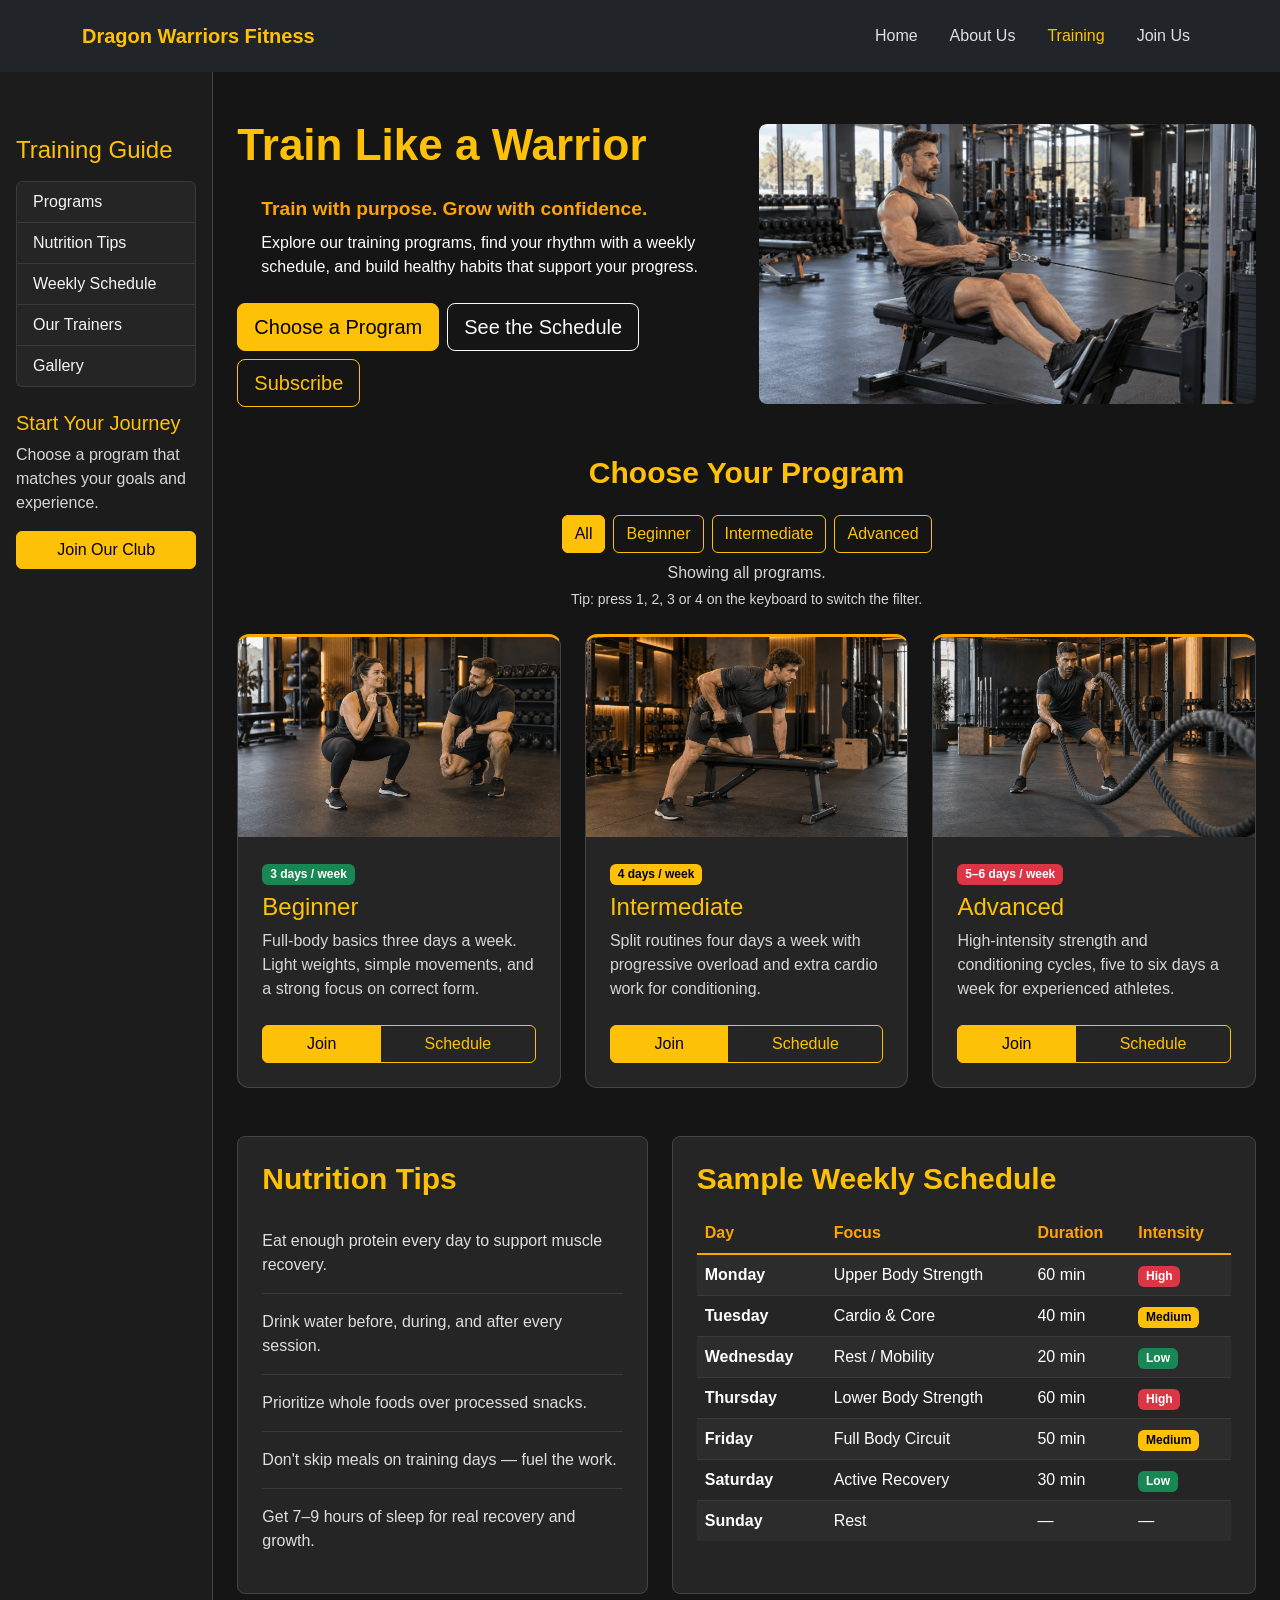
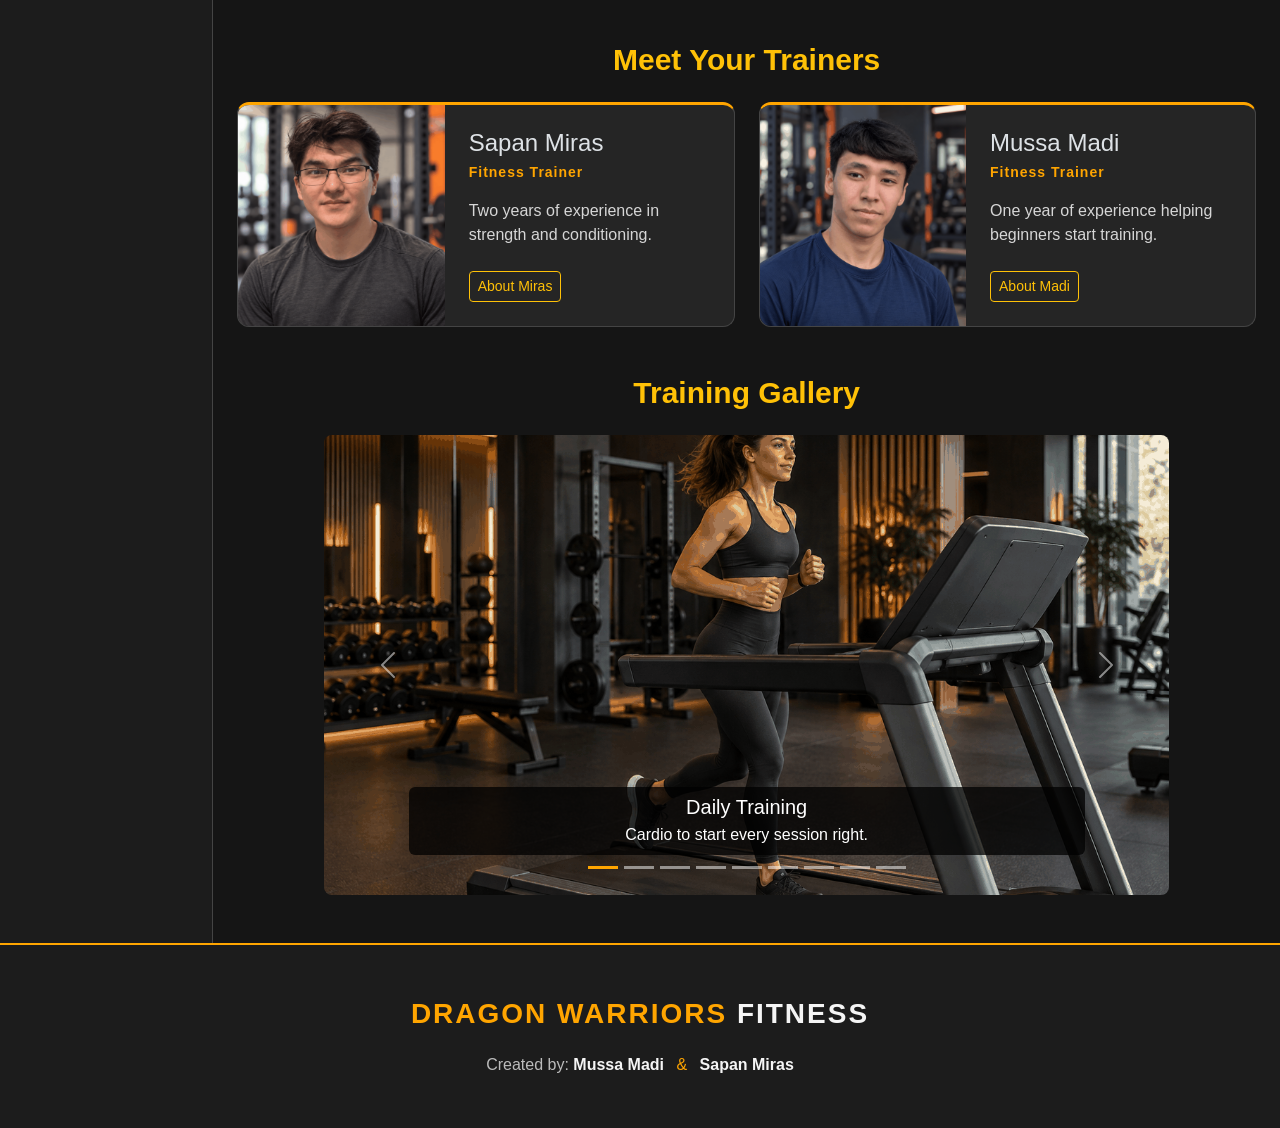
<file: training.html>
<!DOCTYPE html>
<html lang="en" data-bs-theme="dark">

<head>
    <meta charset="UTF-8">
    <meta name="viewport" content="width=device-width, initial-scale=1.0">

    <title>Dragon Warriors Fitness | Training</title>

    <link rel="stylesheet"
          href="https://cdn.jsdelivr.net/npm/bootstrap@5.3.3/dist/css/bootstrap.min.css">
    <link rel="stylesheet" href="css/style.css">
</head>

<body class="bootstrap-page">

    <a href="#main-content"
       class="visually-hidden-focusable bg-warning text-dark d-block p-2">
        Skip to main content
    </a>

    <header>
        <nav class="navbar navbar-expand-lg navbar-dark bg-dark py-3"
             aria-label="Main navigation">
            <div class="container">

                <a class="navbar-brand text-warning fw-bold text-wrap me-2"
                   href="index.html">
                    Dragon Warriors Fitness
                </a>

                <button class="navbar-toggler"
                        type="button"
                        data-bs-toggle="collapse"
                        data-bs-target="#mainNavbar"
                        aria-controls="mainNavbar"
                        aria-expanded="false"
                        aria-label="Toggle navigation">
                    <span class="navbar-toggler-icon"></span>
                </button>

                <div class="collapse navbar-collapse" id="mainNavbar">
                    <ul class="navbar-nav ms-auto gap-lg-3">

                        <li class="nav-item">
                            <a class="nav-link" href="index.html">
                                Home
                            </a>
                        </li>

                        <li class="nav-item">
                            <a class="nav-link" href="about.html">
                                About Us
                            </a>
                        </li>

                        <li class="nav-item">
                            <a class="nav-link active text-warning"
                               aria-current="page"
                               href="training.html">
                                Training
                            </a>
                        </li>

                        <li class="nav-item">
                            <a class="nav-link" href="join.html">
                                Join Us
                            </a>
                        </li>

                    </ul>
                </div>

            </div>
        </nav>
    </header>

    <div class="container-fluid">
        <div class="row">

            <aside class="dw-sidebar col-12 col-lg-3 col-xl-2 px-3 py-4 py-lg-5"
                   aria-labelledby="guide-heading">
                <div class="sticky-lg-top pt-lg-3">
                    <h2 class="h4 text-warning mb-3" id="guide-heading">
                        Training Guide
                    </h2>

                    <nav class="list-group mb-4" aria-label="Training page sections">
                        <a class="list-group-item list-group-item-action"
                           href="#program-cards">Programs</a>
                        <a class="list-group-item list-group-item-action"
                           href="#nutrition">Nutrition Tips</a>
                        <a class="list-group-item list-group-item-action"
                           href="#weekly-schedule">Weekly Schedule</a>
                        <a class="list-group-item list-group-item-action"
                           href="#trainer-bio">Our Trainers</a>
                        <a class="list-group-item list-group-item-action"
                           href="#training-gallery">Gallery</a>
                    </nav>

                    <h3 class="h5 text-warning mb-2">Start Your Journey</h3>
                    <p class="text-soft mb-3">
                        Choose a program that matches your goals and experience.
                    </p>
                    <a class="btn btn-warning w-100" href="join.html">
                        Join Our Club
                    </a>
                </div>
            </aside>

            <main id="main-content" tabindex="-1"
                  class="col-12 col-lg-9 col-xl-10 px-0">

                <section class="container py-4 py-lg-5 px-3 px-md-4"
                         aria-labelledby="training-heading">
                    <div class="row align-items-center g-4">

                        <div class="col-12 col-lg-6">
                            <h1 class="page-title text-warning mb-3"
                                id="training-heading">
                                Train Like a Warrior
                            </h1>

                            <p class="about-intro my-4 ps-3 ps-md-4">
                                <strong class="mb-2">
                                    Train with purpose. Grow with confidence.
                                </strong>
                                Explore our training programs, find your rhythm
                                with a weekly schedule, and build healthy habits
                                that support your progress.
                            </p>

                            <div class="d-flex flex-wrap gap-2 mt-4">
                                <a class="btn btn-warning btn-lg"
                                   href="#program-cards">
                                    Choose a Program
                                </a>
                                <a class="btn btn-outline-light btn-lg"
                                   href="#weekly-schedule">
                                    See the Schedule
                                </a>
                                <button type="button" class="btn btn-outline-warning btn-lg"
                                        id="open-popup"
                                        aria-haspopup="dialog"
                                        aria-controls="subscribe-popup">
                                    Subscribe
                                </button>
                            </div>
                        </div>

                        <div class="col-12 col-lg-6">
                            <img class="intro-image img-fluid rounded-3 d-block mx-auto"
                                 src="images/training.png"
                                 alt="An athlete exercising on a cable row machine">
                        </div>

                    </div>
                </section>

                <section class="container mb-4 mb-lg-5 px-3 px-md-4"
                         id="program-cards"
                         aria-labelledby="programs-heading">
                    <h2 class="section-title text-warning text-center mb-4"
                        id="programs-heading">
                        Choose Your Program
                    </h2>

                    <div class="d-flex flex-wrap justify-content-center gap-2 mb-2"
                         id="program-filters" role="group"
                         aria-label="Filter programs by level">
                        <button type="button" class="program-filter btn btn-warning"
                                data-filter="all" aria-pressed="true">All</button>
                        <button type="button" class="program-filter btn btn-outline-warning"
                                data-filter="beginner" aria-pressed="false">Beginner</button>
                        <button type="button" class="program-filter btn btn-outline-warning"
                                data-filter="intermediate" aria-pressed="false">Intermediate</button>
                        <button type="button" class="program-filter btn btn-outline-warning"
                                data-filter="advanced" aria-pressed="false">Advanced</button>
                    </div>
                    <p class="text-soft text-center mb-1" id="filter-status"
                       aria-live="polite"></p>
                    <p class="text-soft text-center small mb-4">
                        Tip: press 1, 2, 3 or 4 on the keyboard to switch the filter.
                    </p>

                    <div class="row g-4">

                        <div class="col-12 col-md-6 col-lg-4 program-item" data-level="beginner">
                            <article class="card dw-card h-100">
                                <img class="card-img-top dw-card-img"
                                     src="images/beginner.png"
                                     alt="Beginner doing a light dumbbell exercise"
                                     loading="lazy">
                                <div class="card-body p-3 p-lg-4">
                                    <span class="badge text-bg-success mb-2">
                                        3 days / week
                                    </span>
                                    <h3 class="card-title h4 text-warning mb-2">
                                        Beginner
                                    </h3>
                                    <p class="card-text text-soft mb-0">
                                        Full-body basics three days a week.
                                        Light weights, simple movements, and a
                                        strong focus on correct form.
                                    </p>
                                </div>
                                <div class="card-footer bg-transparent border-0 px-3 px-lg-4 pb-3 pb-lg-4 pt-0">
                                    <div class="btn-group w-100" role="group"
                                         aria-label="Beginner program actions">
                                        <a class="btn btn-warning" href="join.html">
                                            Join
                                        </a>
                                        <a class="btn btn-outline-warning" href="#weekly-schedule">
                                            Schedule
                                        </a>
                                    </div>
                                </div>
                            </article>
                        </div>

                        <div class="col-12 col-md-6 col-lg-4 program-item" data-level="intermediate">
                            <article class="card dw-card h-100">
                                <img class="card-img-top dw-card-img"
                                     src="images/intermediate.png"
                                     alt="Member training with a barbell"
                                     loading="lazy">
                                <div class="card-body p-3 p-lg-4">
                                    <span class="badge text-bg-warning mb-2">
                                        4 days / week
                                    </span>
                                    <h3 class="card-title h4 text-warning mb-2">
                                        Intermediate
                                    </h3>
                                    <p class="card-text text-soft mb-0">
                                        Split routines four days a week with
                                        progressive overload and extra cardio
                                        work for conditioning.
                                    </p>
                                </div>
                                <div class="card-footer bg-transparent border-0 px-3 px-lg-4 pb-3 pb-lg-4 pt-0">
                                    <div class="btn-group w-100" role="group"
                                         aria-label="Intermediate program actions">
                                        <a class="btn btn-warning" href="join.html">
                                            Join
                                        </a>
                                        <a class="btn btn-outline-warning" href="#weekly-schedule">
                                            Schedule
                                        </a>
                                    </div>
                                </div>
                            </article>
                        </div>

                        <div class="col-12 col-md-12 col-lg-4 program-item" data-level="advanced">
                            <article class="card dw-card h-100">
                                <img class="card-img-top dw-card-img"
                                     src="images/advanced.png"
                                     alt="Athlete doing a heavy strength workout"
                                     loading="lazy">
                                <div class="card-body p-3 p-lg-4">
                                    <span class="badge text-bg-danger mb-2">
                                        5–6 days / week
                                    </span>
                                    <h3 class="card-title h4 text-warning mb-2">
                                        Advanced
                                    </h3>
                                    <p class="card-text text-soft mb-0">
                                        High-intensity strength and conditioning
                                        cycles, five to six days a week for
                                        experienced athletes.
                                    </p>
                                </div>
                                <div class="card-footer bg-transparent border-0 px-3 px-lg-4 pb-3 pb-lg-4 pt-0">
                                    <div class="btn-group w-100" role="group"
                                         aria-label="Advanced program actions">
                                        <a class="btn btn-warning" href="join.html">
                                            Join
                                        </a>
                                        <a class="btn btn-outline-warning" href="#weekly-schedule">
                                            Schedule
                                        </a>
                                    </div>
                                </div>
                            </article>
                        </div>

                    </div>
                </section>

                <section class="container mb-4 mb-lg-5 px-3 px-md-4"
                         aria-label="Nutrition and schedule">
                    <div class="row g-4">

                        <div class="col-12 col-lg-5" id="nutrition">
                            <div class="dw-panel rounded-3 h-100 p-3 p-md-4">
                                <h2 class="section-title text-warning mb-3">
                                    Nutrition Tips
                                </h2>
                                <ul class="list-group list-group-flush">
                                    <li class="list-group-item bg-transparent px-0 py-3">
                                        Eat enough protein every day to support
                                        muscle recovery.
                                    </li>
                                    <li class="list-group-item bg-transparent px-0 py-3">
                                        Drink water before, during, and after
                                        every session.
                                    </li>
                                    <li class="list-group-item bg-transparent px-0 py-3">
                                        Prioritize whole foods over processed
                                        snacks.
                                    </li>
                                    <li class="list-group-item bg-transparent px-0 py-3">
                                        Don't skip meals on training days —
                                        fuel the work.
                                    </li>
                                    <li class="list-group-item bg-transparent px-0 py-3">
                                        Get 7–9 hours of sleep for real recovery
                                        and growth.
                                    </li>
                                </ul>
                            </div>
                        </div>

                        <div class="col-12 col-lg-7" id="weekly-schedule">
                            <div class="dw-panel rounded-3 h-100 p-3 p-md-4">
                                <h2 class="section-title text-warning mb-3">
                                    Sample Weekly Schedule
                                </h2>

                                <div class="table-responsive">
                                    <table class="table table-hover table-striped dw-table align-middle mb-0">
                                        <caption class="visually-hidden">
                                            Sample weekly training schedule
                                        </caption>
                                        <thead>
                                            <tr>
                                                <th scope="col">Day</th>
                                                <th scope="col">Focus</th>
                                                <th scope="col">Duration</th>
                                                <th scope="col">Intensity</th>
                                            </tr>
                                        </thead>
                                        <tbody>
                                            <tr>
                                                <th scope="row">Monday</th>
                                                <td>Upper Body Strength</td>
                                                <td>60 min</td>
                                                <td><span class="badge text-bg-danger">High</span></td>
                                            </tr>
                                            <tr>
                                                <th scope="row">Tuesday</th>
                                                <td>Cardio &amp; Core</td>
                                                <td>40 min</td>
                                                <td><span class="badge text-bg-warning">Medium</span></td>
                                            </tr>
                                            <tr>
                                                <th scope="row">Wednesday</th>
                                                <td>Rest / Mobility</td>
                                                <td>20 min</td>
                                                <td><span class="badge text-bg-success">Low</span></td>
                                            </tr>
                                            <tr>
                                                <th scope="row">Thursday</th>
                                                <td>Lower Body Strength</td>
                                                <td>60 min</td>
                                                <td><span class="badge text-bg-danger">High</span></td>
                                            </tr>
                                            <tr>
                                                <th scope="row">Friday</th>
                                                <td>Full Body Circuit</td>
                                                <td>50 min</td>
                                                <td><span class="badge text-bg-warning">Medium</span></td>
                                            </tr>
                                            <tr>
                                                <th scope="row">Saturday</th>
                                                <td>Active Recovery</td>
                                                <td>30 min</td>
                                                <td><span class="badge text-bg-success">Low</span></td>
                                            </tr>
                                            <tr>
                                                <th scope="row">Sunday</th>
                                                <td>Rest</td>
                                                <td>—</td>
                                                <td>—</td>
                                            </tr>
                                        </tbody>
                                    </table>
                                </div>
                            </div>
                        </div>

                    </div>
                </section>

                <section class="container mb-4 mb-lg-5 px-3 px-md-4"
                         id="trainer-bio"
                         aria-labelledby="trainers-heading">
                    <h2 class="section-title text-warning text-center mb-4"
                        id="trainers-heading">
                        Meet Your Trainers
                    </h2>

                    <div class="row g-4">

                        <div class="col-12 col-lg-6">
                            <article class="card dw-card h-100">
                                <div class="row g-0 h-100">
                                    <div class="col-12 col-sm-5">
                                        <img class="dw-trainer-img"
                                             src="images/miras.png"
                                             alt="Portrait of Sapan Miras"
                                             loading="lazy">
                                    </div>
                                    <div class="col-12 col-sm-7">
                                        <div class="card-body d-flex flex-column h-100 p-3 p-lg-4">
                                            <h3 class="card-title h4 mb-1">Sapan Miras</h3>
                                            <p class="member-role mb-3">Fitness Trainer</p>
                                            <p class="card-text text-soft mb-4">
                                                Two years of experience in
                                                strength and conditioning.
                                            </p>
                                            <a class="btn btn-outline-warning btn-sm mt-auto align-self-start"
                                               href="about.html#miras">
                                                About Miras
                                            </a>
                                        </div>
                                    </div>
                                </div>
                            </article>
                        </div>

                        <div class="col-12 col-lg-6">
                            <article class="card dw-card h-100">
                                <div class="row g-0 h-100">
                                    <div class="col-12 col-sm-5">
                                        <img class="dw-trainer-img"
                                             src="images/madi.png"
                                             alt="Portrait of Mussa Madi"
                                             loading="lazy">
                                    </div>
                                    <div class="col-12 col-sm-7">
                                        <div class="card-body d-flex flex-column h-100 p-3 p-lg-4">
                                            <h3 class="card-title h4 mb-1">Mussa Madi</h3>
                                            <p class="member-role mb-3">Fitness Trainer</p>
                                            <p class="card-text text-soft mb-4">
                                                One year of experience helping
                                                beginners start training.
                                            </p>
                                            <a class="btn btn-outline-warning btn-sm mt-auto align-self-start"
                                               href="about.html#madi">
                                                About Madi
                                            </a>
                                        </div>
                                    </div>
                                </div>
                            </article>
                        </div>

                    </div>
                </section>

                <section class="container mb-4 mb-lg-5 px-3 px-md-4"
                         id="training-gallery"
                         aria-labelledby="gallery-heading">
                    <h2 class="section-title text-warning text-center mb-4"
                        id="gallery-heading">
                        Training Gallery
                    </h2>

                    <div class="row justify-content-center">
                        <div class="col-12 col-xl-10">

                            <div id="trainingCarousel"
                                 class="carousel slide dw-carousel rounded-3 overflow-hidden"
                                 data-bs-ride="carousel"
                                 aria-label="Training photos">

                                <div class="carousel-indicators">
                                    <button type="button" data-bs-target="#trainingCarousel" data-bs-slide-to="0" class="active" aria-current="true" aria-label="Slide 1"></button>
                                    <button type="button" data-bs-target="#trainingCarousel" data-bs-slide-to="1" aria-label="Slide 2"></button>
                                    <button type="button" data-bs-target="#trainingCarousel" data-bs-slide-to="2" aria-label="Slide 3"></button>
                                    <button type="button" data-bs-target="#trainingCarousel" data-bs-slide-to="3" aria-label="Slide 4"></button>
                                    <button type="button" data-bs-target="#trainingCarousel" data-bs-slide-to="4" aria-label="Slide 5"></button>
                                    <button type="button" data-bs-target="#trainingCarousel" data-bs-slide-to="5" aria-label="Slide 6"></button>
                                    <button type="button" data-bs-target="#trainingCarousel" data-bs-slide-to="6" aria-label="Slide 7"></button>
                                    <button type="button" data-bs-target="#trainingCarousel" data-bs-slide-to="7" aria-label="Slide 8"></button>
                                    <button type="button" data-bs-target="#trainingCarousel" data-bs-slide-to="8" aria-label="Slide 9"></button>
                                </div>

                                <div class="carousel-inner">

                                    <div class="carousel-item active">
                                        <img class="d-block w-100 dw-carousel-img" src="images/training-daily.png" alt="Member running on a treadmill">
                                        <div class="carousel-caption dw-caption rounded-2 px-3 py-2">
                                            <h3 class="h5 mb-1">Daily Training</h3>
                                            <p class="mb-0 d-none d-md-block">Cardio to start every session right.</p>
                                        </div>
                                    </div>

                                    <div class="carousel-item">
                                        <img class="d-block w-100 dw-carousel-img" src="images/training-strength.png" alt="Dumbbell shoulder press">
                                        <div class="carousel-caption dw-caption rounded-2 px-3 py-2">
                                            <h3 class="h5 mb-1">Build Your Strength</h3>
                                            <p class="mb-0 d-none d-md-block">Free weights for every level.</p>
                                        </div>
                                    </div>

                                    <div class="carousel-item">
                                        <img class="d-block w-100 dw-carousel-img" src="images/training-coaching.png" alt="Trainer discussing a training plan with a member">
                                        <div class="carousel-caption dw-caption rounded-2 px-3 py-2">
                                            <h3 class="h5 mb-1">Personal Coaching</h3>
                                            <p class="mb-0 d-none d-md-block">A plan built around your goals.</p>
                                        </div>
                                    </div>

                                    <div class="carousel-item">
                                        <img class="d-block w-100 dw-carousel-img" src="images/training-together.png" alt="Group of members warming up together">
                                        <div class="carousel-caption dw-caption rounded-2 px-3 py-2">
                                            <h3 class="h5 mb-1">Train Together</h3>
                                            <p class="mb-0 d-none d-md-block">Group warm-ups before every class.</p>
                                        </div>
                                    </div>

                                    <div class="carousel-item">
                                        <img class="d-block w-100 dw-carousel-img" src="images/beginner.png" alt="Beginner learning a light dumbbell exercise">
                                        <div class="carousel-caption dw-caption rounded-2 px-3 py-2">
                                            <h3 class="h5 mb-1">Beginner Program</h3>
                                            <p class="mb-0 d-none d-md-block">Correct form comes first.</p>
                                        </div>
                                    </div>

                                    <div class="carousel-item">
                                        <img class="d-block w-100 dw-carousel-img" src="images/intermediate.png" alt="Member training with a barbell">
                                        <div class="carousel-caption dw-caption rounded-2 px-3 py-2">
                                            <h3 class="h5 mb-1">Intermediate Program</h3>
                                            <p class="mb-0 d-none d-md-block">Progressive overload, week by week.</p>
                                        </div>
                                    </div>

                                    <div class="carousel-item">
                                        <img class="d-block w-100 dw-carousel-img" src="images/advanced.png" alt="Athlete doing a heavy strength workout">
                                        <div class="carousel-caption dw-caption rounded-2 px-3 py-2">
                                            <h3 class="h5 mb-1">Advanced Program</h3>
                                            <p class="mb-0 d-none d-md-block">High-intensity strength cycles.</p>
                                        </div>
                                    </div>

                                    <div class="carousel-item">
                                        <img class="d-block w-100 dw-carousel-img" src="images/strength.png" alt="Weights and gym equipment for strength training">
                                        <div class="carousel-caption dw-caption rounded-2 px-3 py-2">
                                            <h3 class="h5 mb-1">Strength Zone</h3>
                                            <p class="mb-0 d-none d-md-block">Racks, benches and plates ready to use.</p>
                                        </div>
                                    </div>

                                    <div class="carousel-item">
                                        <img class="d-block w-100 dw-carousel-img" src="images/group.png" alt="Members during a group training class">
                                        <div class="carousel-caption dw-caption rounded-2 px-3 py-2">
                                            <h3 class="h5 mb-1">Group Classes</h3>
                                            <p class="mb-0 d-none d-md-block">Stay motivated with other members.</p>
                                        </div>
                                    </div>

                                </div>

                                <button class="carousel-control-prev" type="button"
                                        data-bs-target="#trainingCarousel" data-bs-slide="prev">
                                    <span class="carousel-control-prev-icon" aria-hidden="true"></span>
                                    <span class="visually-hidden">Previous</span>
                                </button>
                                <button class="carousel-control-next" type="button"
                                        data-bs-target="#trainingCarousel" data-bs-slide="next">
                                    <span class="carousel-control-next-icon" aria-hidden="true"></span>
                                    <span class="visually-hidden">Next</span>
                                </button>

                            </div>

                        </div>
                    </div>
                </section>

            </main>

        </div>
    </div>

    <div class="dw-popup" id="subscribe-popup" role="dialog" aria-modal="true"
         aria-labelledby="popup-title" hidden>
        <div class="dw-popup-box dw-panel rounded-3 p-4">
            <button type="button" class="btn-close dw-popup-close"
                    id="close-popup" aria-label="Close"></button>

            <h2 class="h4 text-warning mb-2" id="popup-title">Get Training Tips</h2>
            <p class="mb-3">Subscribe to receive weekly workouts and schedule updates.</p>

            <div class="alert alert-success d-none" id="popup-success" role="alert">
                Thank you for subscribing!
            </div>

            <form id="subscribe-form" novalidate>
                <div class="mb-3">
                    <label for="sub-name" class="form-label">Name</label>
                    <input type="text" class="form-control" id="sub-name"
                           placeholder="Your name" autocomplete="name">
                    <div class="invalid-feedback">Please enter your name.</div>
                </div>
                <div class="mb-3">
                    <label for="sub-email" class="form-label">Email</label>
                    <input type="email" class="form-control" id="sub-email"
                           placeholder="you@example.com" autocomplete="email">
                    <div class="invalid-feedback">Please enter a valid email.</div>
                </div>
                <button type="submit" class="btn btn-warning w-100">Subscribe</button>
            </form>
        </div>
    </div>

    <footer class="site-footer py-4 py-lg-5 px-3">
        <div class="container">

            <p class="footer-brand mb-3">
                Dragon Warriors <span>Fitness</span>
            </p>

            <p class="footer-authors mb-0">
                Created by:
                <strong>Mussa Madi</strong>
                <span class="footer-divider mx-2">&amp;</span>
                <strong>Sapan Miras</strong>
            </p>

        </div>
    </footer>

    <script src="https://cdn.jsdelivr.net/npm/bootstrap@5.3.3/dist/js/bootstrap.bundle.min.js"></script>
    <script src="js/popup.js"></script>
    <script src="js/filter.js"></script>
    <script src="js/keyboard.js"></script>

</body>

</html>
</file>
<file: css/style.css>
* {
    box-sizing: border-box;
}

body {
    margin: 0;
    background-color: #151515;
    color: #ffffff;
    font-family: Arial, sans-serif;
}

.site-header {
    display: flex;
    justify-content: space-between;
    align-items: center;
    gap: 20px;
    padding: 20px 30px;
    background-color: #252525;
}

.logo {
    color: orange;
    font-size: 22px;
    font-weight: bold;
    text-decoration: none;
}

.logo span {
    color: white;
}

body:not(.bootstrap-page) .navbar {
    display: flex;
    align-items: center;
    flex-wrap: wrap;
    gap: 30px;
}

body:not(.bootstrap-page) .navbar a {
    color: white;
    text-decoration: none;
}

body:not(.bootstrap-page) .navbar a:hover,
body:not(.bootstrap-page) .navbar a.active {
    color: orange;
}

body:not(.bootstrap-page) .navbar a.active {
    font-weight: bold;
}

.bootstrap-page .navbar-brand {
    max-width: calc(100% - 75px);
}

.bootstrap-page .nav-link {
    color: #e0e0e0;
}

.bootstrap-page .nav-link:hover {
    color: orange;
}

.bootstrap-page a:focus-visible,
.bootstrap-page button:focus-visible {
    outline: 3px solid white;
    outline-offset: 4px;
}

.hero {
    text-align: center;
    background-image:
        linear-gradient(rgba(0, 0, 0, 0.65), rgba(0, 0, 0, 0.65)),
        url("../images/gym.png");
    background-size: cover;
    background-position: center;
}

.hero h1 {
    font-size: 64px;
    font-weight: 800;
    text-transform: uppercase;
    line-height: 1.1;
    letter-spacing: 2px;
    text-shadow: 0 4px 16px rgba(0, 0, 0, 0.5);
}

.hero h1 span {
    display: block;
    color: orange;
    font-size: 0.65em;
    letter-spacing: 5px;
}

.hero .hero-tagline {
    font-size: 22px;
    line-height: 1.6;
    color: #dedede;
}

.hero-tagline strong {
    color: white;
}

.join-button {
    display: inline-block;
    padding: 15px 30px;
    border-radius: 8px;
    background-color: orange;
    color: black;
    text-decoration: none;
}

.join-button:hover {
    background-color: darkorange;
    color: black;
}

button.join-button {
    border: none;
    cursor: pointer;
    font: inherit;
}

.programs {
    max-width: 1150px;
    margin: 0 auto 60px;
    padding: 0 20px;
}

.programs h2 {
    margin-bottom: 30px;
    color: orange;
    text-align: center;
    font-size: 32px;
}

.card-row {
    display: flex;
    align-items: stretch;
    gap: 25px;
}

.programs .card-row {
    display: grid;
    grid-template-columns: repeat(3, minmax(0, 1fr));
}

.program-card {
    flex: 1;
    min-width: 0;
    display: flex;
    flex-direction: column;
    padding: 20px;
    background-color: #252525;
    border: 1px solid #444444;
    border-radius: 12px;
    transition: transform 0.2s, box-shadow 0.2s;
}

.program-card img {
    width: 100%;
    height: 200px;
    object-fit: cover;
    border-radius: 8px;
}

.program-card h3 {
    margin: 20px 0 10px;
    color: orange;
}

.program-card p {
    margin: 0 0 20px;
    color: #dedede;
    line-height: 1.6;
}

.program-card .join-button {
    margin-top: auto;
    text-align: center;
}

.program-card:hover {
    transform: translateY(-5px);
    box-shadow: 0 10px 25px rgba(0, 0, 0, 0.4);
}

body:not(.bootstrap-page) .about-section {
    max-width: 900px;
    margin: 0 auto;
    padding: 60px 20px;
}

.about-section h1 {
    color: orange;
    font-size: 40px;
}

.about-section p {
    font-size: 18px;
    line-height: 1.6;
}

.about-section .about-intro {
    font-size: 20px;
    line-height: 1.8;
    color: #d6d6d6;
    border-left: 3px solid orange;
}

body:not(.bootstrap-page) .about-intro {
    padding-left: 22px;
    margin: 25px 0 35px;
}

.about-intro strong {
    display: block;
    color: orange;
    font-size: 1.2em;
    font-weight: 700;
}

body:not(.bootstrap-page) .about-intro strong {
    margin-bottom: 10px;
}

.about-intro .text-accent {
    color: #ffc04d;
    font-weight: 600;
}

.gym-image {
    display: block;
    width: 100%;
    height: 400px;
    object-fit: cover;
    border-radius: 12px;
}

.member-card {
    background-color: #252525;
    border: 1px solid #444444;
    border-top: 3px solid orange;
    border-radius: 18px;
    text-align: center;
}

.member-photo {
    width: 180px;
    height: 180px;
    max-width: 100%;
    object-fit: cover;
    border: 3px solid orange;
    border-radius: 50%;
}

.member-card h3 {
    color: white;
    font-size: 26px;
}

.member-role {
    color: orange;
    font-size: 14px;
    font-weight: 600;
    letter-spacing: 1px;
    line-height: 1.5;
}

.member-bio {
    color: #dedede;
    font-size: 18px;
    line-height: 1.8;
    text-align: left;
}

.member-details {
    text-align: left;
}

.member-details li {
    display: flex;
    justify-content: space-between;
    flex-wrap: wrap;
    gap: 10px;
    border-top: 1px solid #444444;
    font-size: 16px;
}

.member-details strong {
    color: #bcbcbc;
}

.member-details span {
    color: orange;
}

.gallery-item {
    position: relative;
    overflow: hidden;
    border-radius: 12px;
}

.gallery-item img {
    display: block;
    width: 100%;
    height: 100%;
    object-fit: cover;
    transition: transform 0.3s;
}

.gallery-item figcaption {
    position: absolute;
    bottom: 0;
    left: 0;
    width: 100%;
    background-color: rgba(0, 0, 0, 0.8);
    color: white;
    text-align: center;
}

.gallery-item:hover img {
    transform: scale(1.05);
}

.bootstrap-page .gallery-photo {
    height: 230px;
}

body:not(.bootstrap-page) .gallery-item {
    margin: 0;
}

body:not(.bootstrap-page) .gallery-item figcaption {
    padding: 15px;
    opacity: 0;
    transition: opacity 0.3s;
}

body:not(.bootstrap-page) .gallery-item:hover figcaption {
    opacity: 1;
}

.site-footer {
    background-color: #1c1c1c;
    border-top: 2px solid orange;
    text-align: center;
}

.footer-brand {
    color: orange;
    font-size: 28px;
    font-weight: 800;
    letter-spacing: 2px;
    text-transform: uppercase;
}

.footer-brand span {
    color: #f5f5f5;
}

.footer-authors {
    color: #bcbcbc;
    font-size: 16px;
    line-height: 1.8;
}

.footer-authors strong {
    color: #f5f5f5;
    font-weight: 600;
}

.footer-divider {
    color: orange;
}

body:not(.bootstrap-page) .site-footer {
    padding: 45px 20px;
}

body:not(.bootstrap-page) .footer-brand {
    margin: 0 0 18px;
}

body:not(.bootstrap-page) .footer-authors {
    margin: 0;
}

body:not(.bootstrap-page) .footer-divider {
    margin: 0 10px;
}

.features {
    max-width: 900px;
    margin: 0 auto 40px;
    padding: 30px;
    background-color: #252525;
    border: 1px solid #444444;
    border-radius: 12px;
}

.features h2 {
    color: orange;
    font-size: 28px;
}

.features p {
    line-height: 1.6;
}

.features li {
    margin-bottom: 12px;
}

.feature-image {
    display: block;
    width: 180px;
    height: 180px;
    object-fit: cover;
    border-radius: 50%;
    border: 3px solid orange;
    margin-bottom: 20px;
}

#schedule {
    max-width: 900px;
    overflow-x: auto;
}

.schedule-table {
    width: 100%;
    border-collapse: collapse;
    margin-top: 15px;
}

.schedule-table th,
.schedule-table td {
    padding: 14px 16px;
    text-align: left;
}

.schedule-table thead th {
    background-color: #1c1c1c;
    color: orange;
    text-transform: uppercase;
    font-size: 13px;
    letter-spacing: 1px;
    border-bottom: 2px solid orange;
}

.schedule-table tbody td {
    color: #dedede;
    border-bottom: 1px solid #3a3a3a;
}

.schedule-table tbody tr:hover td {
    background-color: #2c2c2c;
}

.plans {
    max-width: 1150px;
    margin: 0 auto 20px;
    padding: 0 20px;
    text-align: center;
}

.plans h2 {
    color: orange;
    font-size: 32px;
    margin-bottom: 30px;
}

.plans-grid {
    display: flex;
    flex-wrap: wrap;
    justify-content: center;
    gap: 25px;
    margin-bottom: 60px;
}

.plan-card {
    flex: 1;
    display: flex;
    flex-direction: column;
    min-width: 240px;
    max-width: 320px;
    padding: 32px 26px;
    background-color: #252525;
    border: 1px solid #444444;
    border-radius: 16px;
    text-align: left;
    transition: transform 0.2s, border-color 0.2s, box-shadow 0.2s;
}

.plan-card h3 {
    color: orange;
    font-size: 22px;
    margin: 0 0 10px;
}

.plan-card .plan-price {
    font-size: 30px;
    font-weight: 800;
    color: white;
    margin: 0 0 20px;
}

.plan-card .plan-price span {
    font-size: 14px;
    font-weight: 400;
    color: #bcbcbc;
}

.plan-card ul {
    list-style: none;
    margin: 0;
    padding: 0;
    flex: 1;
}

.plan-card ul li {
    padding: 8px 0;
    border-bottom: 1px solid #3a3a3a;
    color: #dedede;
    font-size: 15px;
}

.plan-card ul li:last-child {
    border-bottom: none;
}

.plan-card:hover {
    transform: translateY(-5px);
    border-color: orange;
    box-shadow: 0 10px 25px rgba(0, 0, 0, 0.4);
}

.plan-choice {
    display: flex;
    align-items: center;
    justify-content: center;
    gap: 10px;
    margin-top: 25px;
    padding: 15px;
    border: 1px solid #666666;
    border-radius: 10px;
    color: white;
    font-weight: 700;
    cursor: pointer;
}

.plan-choice input {
    width: 18px;
    height: 18px;
    margin: 0;
    accent-color: #151515;
}

.plan-choice:hover {
    border-color: orange;
    background-color: #333333;
}

.plan-card:has(input:checked) {
    border-color: orange;
    box-shadow: 0 8px 25px rgba(255, 165, 0, 0.15);
}

.plan-choice:has(input:checked) {
    background-color: orange;
    border-color: orange;
    color: #151515;
}

.plan-choice:focus-within {
    outline: 2px solid white;
    outline-offset: 4px;
}

#contact-form {
    max-width: 700px;
}

#contact-form form {
    margin-top: 15px;
}

.form-group {
    display: flex;
    flex-direction: column;
    gap: 8px;
    margin-bottom: 22px;
}

.form-group label {
    color: #dedede;
    font-weight: 600;
    font-size: 15px;
}

.form-group input[type="text"],
.form-group input[type="email"],
.form-group textarea {
    background-color: #1c1c1c;
    border: 1px solid #444444;
    border-radius: 8px;
    padding: 12px 14px;
    color: white;
    font-family: inherit;
    font-size: 15px;
}

.form-group input[type="text"]:focus,
.form-group input[type="email"]:focus,
.form-group textarea:focus {
    outline: 2px solid orange;
    outline-offset: 2px;
    border-color: orange;
}

.form-group textarea {
    resize: vertical;
    min-height: 120px;
}

.radio-row {
    display: flex;
    flex-wrap: wrap;
    gap: 25px;
    color: #dedede;
    font-size: 15px;
}

.radio-row label {
    display: flex;
    align-items: center;
    gap: 8px;
    font-weight: 400;
}

.training-time {
    border: 0;
    padding: 0;
    margin-left: 0;
    margin-right: 0;
    min-width: 0;
}

.training-time legend {
    font-weight: 600;
    margin-bottom: 12px;
}

.page-layout {
    display: grid;
    grid-template-columns: 240px minmax(0, 1fr);
    grid-template-rows: auto 1fr auto;
    grid-template-areas:
        "header header"
        "sidebar main"
        "footer footer";
    min-height: 100vh;
}

.page-layout > .site-header {
    grid-area: header;
}

.page-layout > .sidebar {
    grid-area: sidebar;
}

.page-layout > main {
    grid-area: main;
    min-width: 0;
}

.page-layout > .site-footer {
    grid-area: footer;
}

.sidebar {
    padding: 30px 20px;
    background-color: #1c1c1c;
    border-right: 1px solid #444444;
}

.sidebar h2 {
    color: orange;
    font-size: 24px;
    margin-top: 0;
}

.sidebar h3 {
    color: orange;
    margin-top: 35px;
}

.sidebar p {
    color: #dedede;
    line-height: 1.6;
}

.sidebar-links {
    display: flex;
    flex-direction: column;
    gap: 15px;
}

.sidebar-links a {
    color: white;
    text-decoration: none;
    padding: 12px;
    background-color: #252525;
    border-radius: 6px;
}

.sidebar-links a:hover {
    color: orange;
    background-color: #333333;
}

.gallery-section {
    max-width: 1150px;
    margin: 0 auto 60px;
    padding: 0 20px;
}

.gallery-section h2 {
    color: orange;
    text-align: center;
    font-size: 32px;
    margin-bottom: 30px;
}

.gallery-grid {
    display: grid;
    grid-template-columns: repeat(3, minmax(0, 1fr));
    grid-auto-rows: 230px;
    gap: 20px;
}

.training-gallery {
    grid-template-columns: repeat(2, minmax(0, 1fr));
}

#trainer-bio .program-card img {
    object-position: top center;
}

#nutrition-tips {
    width: calc(100% - 40px);
    max-width: 1110px;
    margin: 0 auto 40px;
}

@media (max-width: 991px) {
    .hero h1 {
        font-size: 48px;
    }

    .hero .hero-tagline {
        font-size: 20px;
    }

    .about-section h1 {
        font-size: 32px;
    }

    .about-section .about-intro {
        font-size: 18px;
    }

    .programs .card-row {
        grid-template-columns: repeat(2, minmax(0, 1fr));
    }
}

@media (max-width: 800px) {
    .plans-grid {
        flex-direction: column;
        align-items: center;
    }

    .plan-card {
        max-width: 400px;
        width: 100%;
    }

    .card-row {
        flex-direction: column;
    }

    .page-layout {
        grid-template-columns: 1fr;
        grid-template-rows: auto auto 1fr auto;
        grid-template-areas:
            "header"
            "sidebar"
            "main"
            "footer";
    }

    .sidebar {
        border-right: none;
        border-bottom: 1px solid #444444;
    }

    .gallery-grid {
        grid-template-columns: repeat(2, minmax(0, 1fr));
    }

    .footer-brand {
        font-size: 22px;
    }
}

@media (max-width: 767px) {
    .hero h1 {
        font-size: 36px;
    }

    .hero .hero-tagline {
        font-size: 16px;
    }

    .about-section h1 {
        font-size: 26px;
    }

    .about-section .about-intro {
        font-size: 16px;
    }

    .programs .card-row {
        grid-template-columns: 1fr;
    }

    .gym-image {
        height: 250px;
    }

    .member-bio {
        font-size: 16px;
    }
}

@media (max-width: 700px) {
    .site-header {
        flex-direction: column;
        padding: 20px;
    }

    body:not(.bootstrap-page) .navbar {
        justify-content: center;
        gap: 15px;
    }
}

@media (max-width: 600px) {
    .features {
        margin: 0 15px 30px;
        padding: 20px;
    }
}

@media (max-width: 500px) {
    .gallery-grid,
    .training-gallery {
        grid-template-columns: 1fr;
    }
}

@media (hover: none) {
    body:not(.bootstrap-page) .gallery-item figcaption {
        opacity: 1;
    }
}
.why-image {
    width: 300px;
    height: 300px;
    object-fit: cover;
    border-radius: 50%;
    border: 3px solid orange;
}

@media (max-width: 767px) {
    .why-image {
        width: 220px;
        height: 220px;
    }
}


.text-soft {
    color: #d6d6d6;
}

.page-title {
    font-size: 44px;
    font-weight: 800;
    line-height: 1.15;
}

.section-title {
    font-size: 30px;
    font-weight: 700;
}

@media (max-width: 991px) {
    .page-title {
        font-size: 36px;
    }

    .section-title {
        font-size: 26px;
    }
}

@media (max-width: 767px) {
    .page-title {
        font-size: 28px;
    }

    .section-title {
        font-size: 22px;
    }
}

.intro-image {
    width: 100%;
    max-height: 380px;
    object-fit: cover;
}

.dw-sidebar {
    background-color: #1c1c1c;
    border-bottom: 1px solid #444444;
}

@media (min-width: 992px) {
    .dw-sidebar {
        border-bottom: none;
        border-right: 1px solid #444444;
    }
}

.dw-sidebar .list-group-item {
    background-color: #252525;
    border-color: #3a3a3a;
    color: #f5f5f5;
}

.dw-sidebar .list-group-item:hover,
.dw-sidebar .list-group-item:focus {
    background-color: #333333;
    color: orange;
}

.dw-card {
    --bs-card-bg: #252525;
    --bs-card-border-color: #444444;
    --bs-card-border-radius: 12px;
    overflow: hidden;
    border-top: 3px solid orange;
}

.dw-card-img {
    height: 200px;
    object-fit: cover;
}

.dw-trainer-img {
    display: block;
    width: 100%;
    height: 100%;
    min-height: 220px;
    object-fit: cover;
    object-position: top center;
}

@media (max-width: 575px) {
    .dw-trainer-img {
        height: 280px;
    }
}

.dw-panel {
    background-color: #252525;
    border: 1px solid #444444;
}

.dw-panel .list-group-item,
.dw-plan .list-group-item {
    color: #dedede;
    border-color: #3a3a3a;
}

.dw-table {
    --bs-table-bg: #252525;
    --bs-table-striped-bg: #2c2c2c;
    --bs-table-hover-bg: #333333;
    --bs-table-border-color: #3a3a3a;
    white-space: nowrap;
}

.dw-table thead th {
    color: orange;
    border-bottom: 2px solid orange;
}

.dw-plan .plan-price {
    font-size: 30px;
    font-weight: 800;
    color: #ffffff;
}

.dw-plan .plan-price span {
    font-size: 14px;
    font-weight: 400;
    color: #bcbcbc;
}

.dw-plan-featured {
    border-color: orange;
}

.dw-plan:has(.btn-check:checked) {
    border-color: orange;
    box-shadow: 0 8px 25px rgba(255, 165, 0, 0.15);
}

.dw-carousel-img {
    height: 460px;
    object-fit: cover;
}

.dw-caption {
    background-color: rgba(0, 0, 0, 0.75);
    left: 10%;
    right: 10%;
    bottom: 2.5rem;
}

.dw-carousel.carousel .carousel-caption {
    color: #ffffff;
}

.dw-carousel.carousel .carousel-control-prev-icon,
.dw-carousel.carousel .carousel-control-next-icon {
    filter: none;
}

.dw-carousel.carousel .carousel-indicators [data-bs-target] {
    background-color: #ffffff;
}

.dw-carousel.carousel .carousel-indicators .active {
    background-color: orange;
}

@media (max-width: 991px) {
    .dw-carousel-img {
        height: 360px;
    }
}

@media (max-width: 575px) {
    .dw-carousel-img {
        height: 240px;
    }
}

.bootstrap-page .form-control,
.bootstrap-page .form-select,
.bootstrap-page .input-group-text {
    background-color: #1c1c1c;
    border-color: #555555;
}

.bootstrap-page .form-control:focus,
.bootstrap-page .form-select:focus {
    border-color: orange;
    box-shadow: 0 0 0 0.25rem rgba(255, 165, 0, 0.25);
}

.bootstrap-page .form-check-input:checked {
    background-color: orange;
    border-color: orange;
}

@media (prefers-reduced-motion: reduce) {
    .dw-carousel .carousel-item {
        transition: none;
    }
}


.bootstrap-page {
    transition: background-color 0.5s ease;
}

.datetime-block {
    background-color: #252525;
    border: 1px solid #444444;
}

.datetime-text {
    display: block;
    color: orange;
    font-size: 1.25rem;
    font-weight: 600;
    letter-spacing: 0.5px;
    font-variant-numeric: tabular-nums;
}

.faq-list {
    max-width: 820px;
}

.faq-item {
    background-color: #252525;
    border: 1px solid #444444;
    border-radius: 12px;
    margin-bottom: 12px;
    overflow: hidden;
}

.faq-heading {
    margin: 0;
    font-size: inherit;
}

.faq-question {
    display: flex;
    align-items: center;
    justify-content: space-between;
    gap: 16px;
    width: 100%;
    padding: 18px 20px;
    background: transparent;
    border: 0;
    color: #ffffff;
    font-size: 1.1rem;
    font-weight: 600;
    text-align: left;
    cursor: pointer;
}

.faq-question:hover,
.faq-question[aria-expanded="true"] {
    color: orange;
}

.faq-icon {
    position: relative;
    flex: 0 0 20px;
    height: 20px;
}

.faq-icon::before,
.faq-icon::after {
    content: "";
    position: absolute;
    top: 50%;
    left: 50%;
    width: 16px;
    height: 2px;
    background-color: currentColor;
    transition: transform 0.3s ease;
}

.faq-icon::before {
    transform: translate(-50%, -50%);
}

.faq-icon::after {
    transform: translate(-50%, -50%) rotate(90deg);
}

.faq-question[aria-expanded="true"] .faq-icon::after {
    transform: translate(-50%, -50%) rotate(0deg);
}

.faq-answer {
    max-height: 0;
    overflow: hidden;
    visibility: hidden;
    transition: max-height 0.35s ease, visibility 0s linear 0.35s;
}

.faq-answer.is-open {
    visibility: visible;
    transition: max-height 0.35s ease, visibility 0s linear 0s;
}

.faq-answer-text {
    margin: 0;
    padding: 0 20px 20px;
}

@media (prefers-reduced-motion: reduce) {
    .bootstrap-page,
    .faq-answer,
    .faq-answer.is-open,
    .faq-icon::before,
    .faq-icon::after {
        transition: none;
    }
}

.dw-popup {
    position: fixed;
    inset: 0;
    z-index: 1080;
    display: flex;
    align-items: center;
    justify-content: center;
    padding: 16px;
    background-color: rgba(0, 0, 0, 0.75);
    animation: popup-fade 0.25s ease;
}

.dw-popup[hidden] {
    display: none;
}

.dw-popup-box {
    position: relative;
    width: 100%;
    max-width: 440px;
    max-height: 100%;
    overflow-y: auto;
    box-shadow: 0 10px 40px rgba(0, 0, 0, 0.6);
    animation: popup-rise 0.3s ease;
}

.dw-popup-close {
    position: absolute;
    top: 16px;
    right: 16px;
}

body.popup-open {
    overflow: hidden;
}

@keyframes popup-fade {
    from { opacity: 0; }
    to { opacity: 1; }
}

@keyframes popup-rise {
    from { transform: translateY(20px); opacity: 0; }
    to { transform: translateY(0); opacity: 1; }
}

@media (prefers-reduced-motion: reduce) {
    .dw-popup,
    .dw-popup-box {
        animation: none;
    }
}


.program-pop {
    animation: program-pop 0.35s ease;
}

@keyframes program-pop {
    from { opacity: 0; transform: scale(0.94); }
    to { opacity: 1; transform: scale(1); }
}

@media (prefers-reduced-motion: reduce) {
    .program-pop {
        animation: none;
    }
}
</file>
